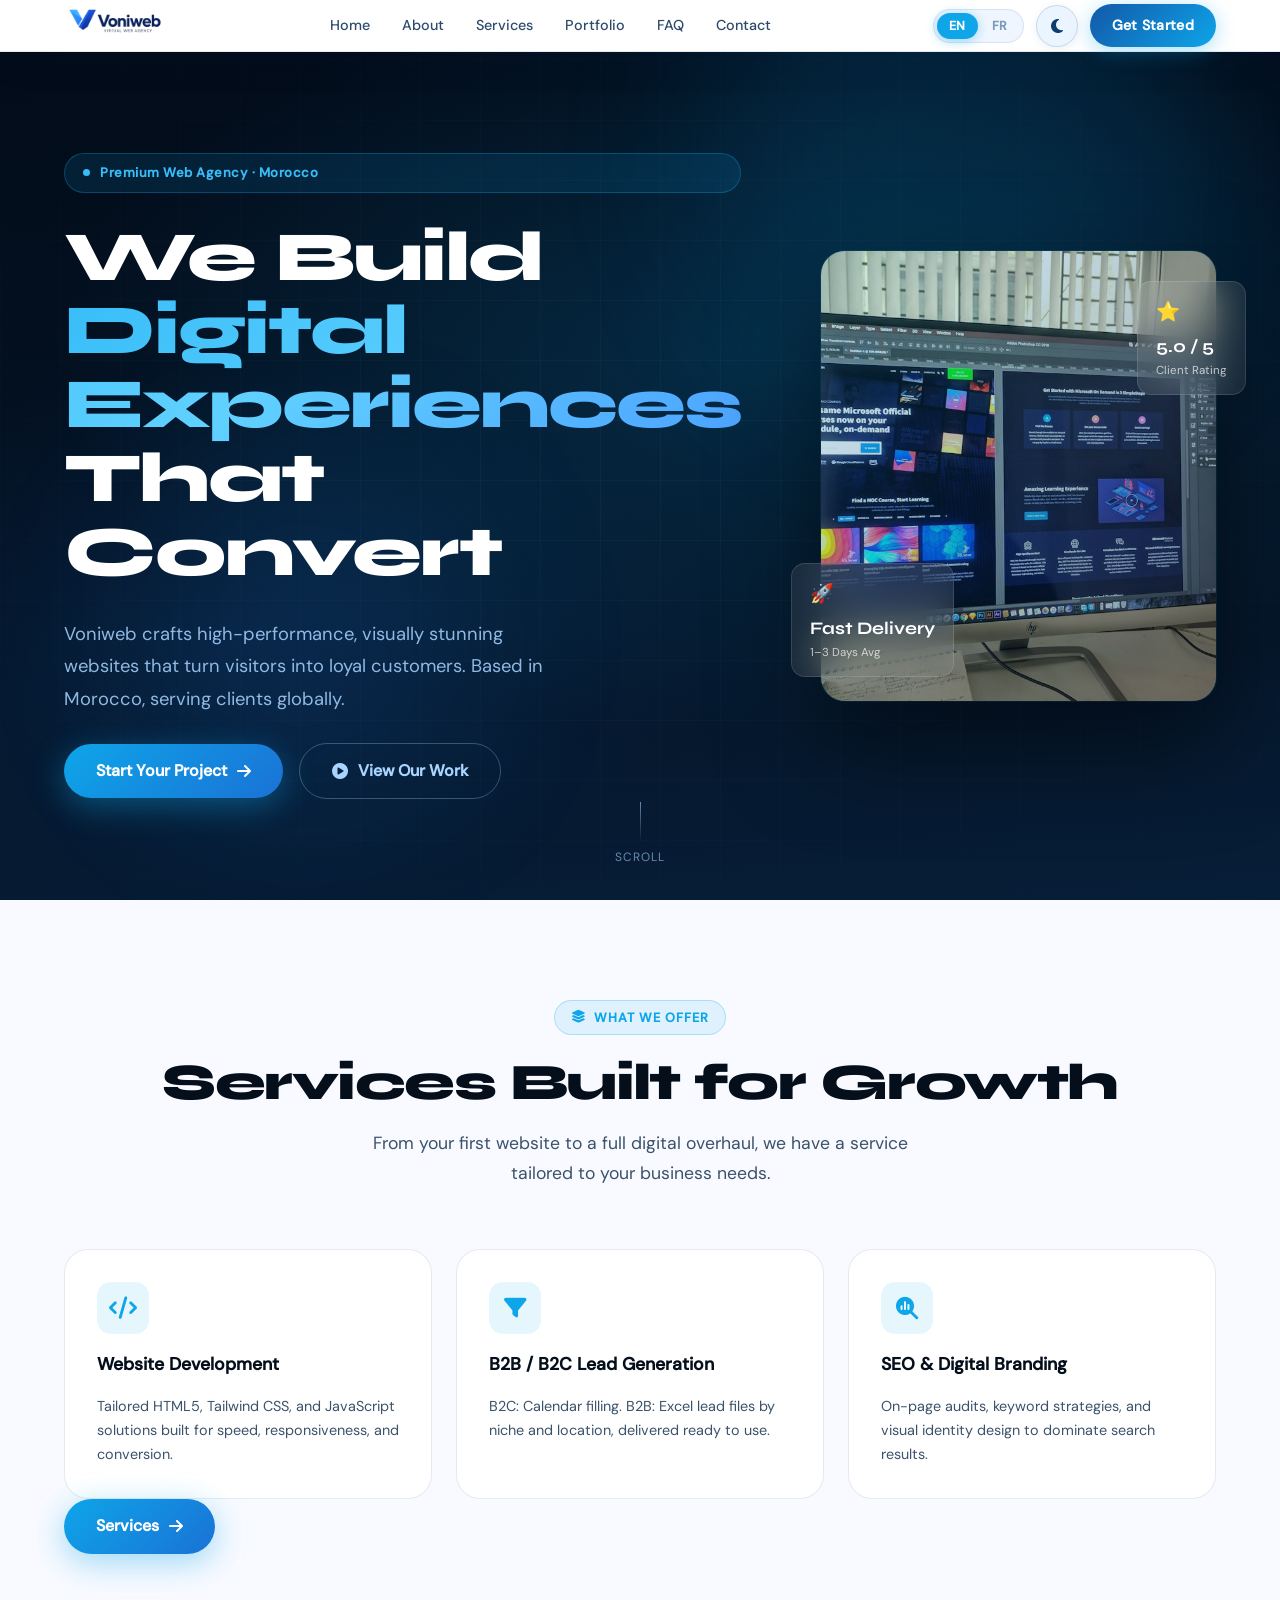
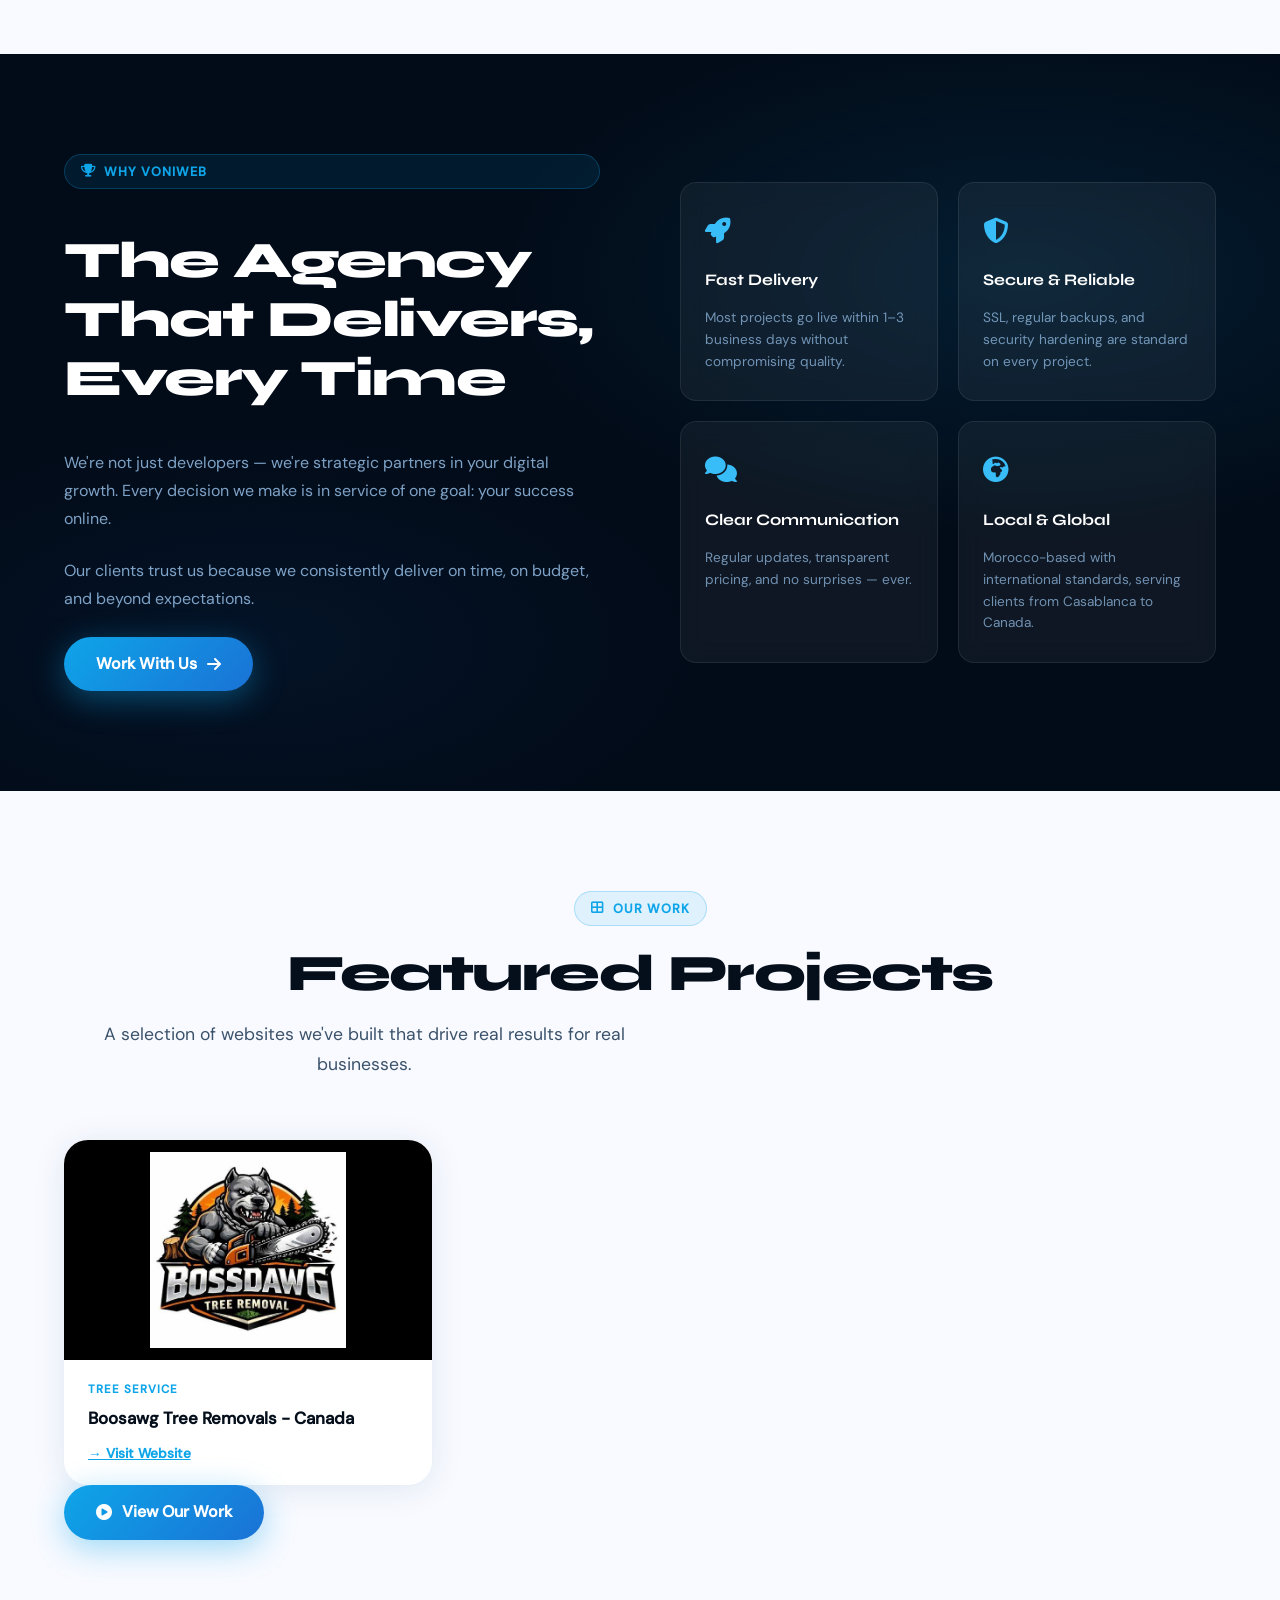
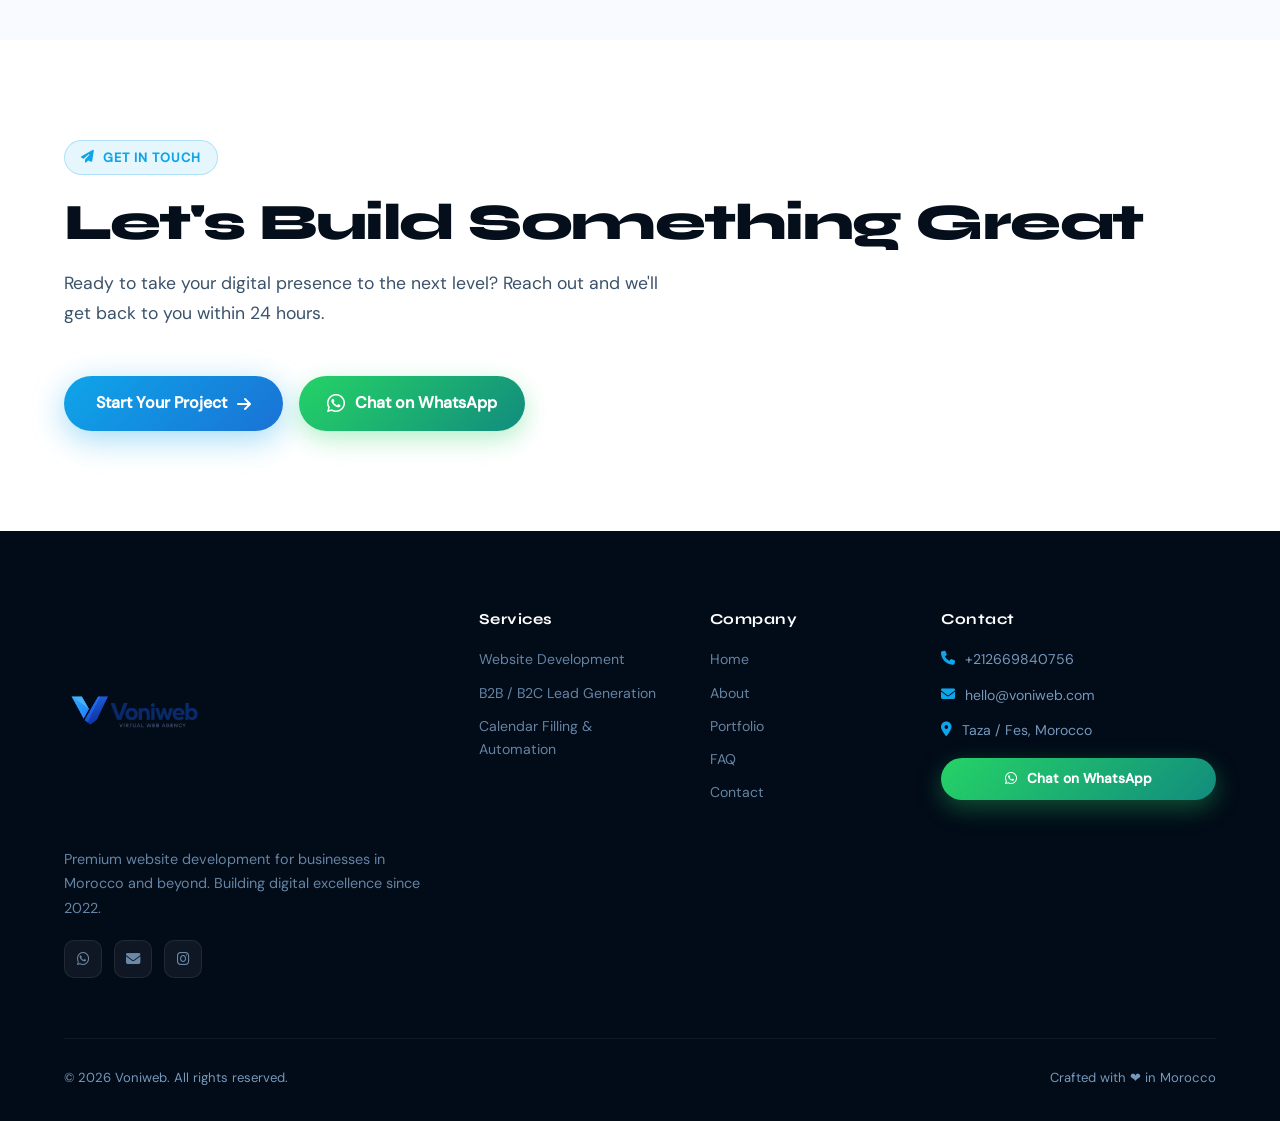
<file: index.html>
<!DOCTYPE html>
<html lang="en" data-theme="light" data-lang="en">
<head>
<meta charset="UTF-8">
<script>
(function () {
  function followLegacySection() {
    var pages = {services: 'services', portfolio: 'portfolio', about: 'about', contact: 'contact', faq: 'faq'};
    var page = pages[location.hash.slice(1)];
    if (!page) return;
    var destination = new URL(page + '/', location.href);
    destination.search = location.search;
    location.replace(destination.href);
  }
  followLegacySection();
  window.addEventListener('hashchange', followLegacySection);
})();
</script>
<meta name="viewport" content="width=device-width, initial-scale=1.0">
<title>Voniweb Agency | Web Design &amp; SEO in Morocco</title>
<meta name="description" content="Morocco-based Voniweb Agency: custom websites, SEO, B2B/B2C lead generation, booking automation and digital branding for local and international businesses.">
<meta name="author" content="Voniweb Agency">
<meta name="robots" content="index, follow, max-snippet:-1, max-image-preview:large, max-video-preview:-1">
<link rel="canonical" href="https://voniweb.com/">
<link rel="icon" type="image/png" href="favicon.png">
<link rel="apple-touch-icon" href="favicon.png">
<meta name="theme-color" content="#020B18">
<meta name="application-name" content="Voniweb Agency">
<meta name="format-detection" content="telephone=no">
<meta name="referrer" content="strict-origin-when-cross-origin">
<meta property="og:type" content="website">
<meta property="og:url" content="https://voniweb.com/">
<meta property="og:title" content="Voniweb Agency | Web Design &amp; SEO in Morocco">
<meta property="og:description" content="Morocco-based Voniweb Agency: custom websites, SEO, B2B/B2C lead generation, booking automation and digital branding for local and international businesses.">
<meta property="og:image" content="https://voniweb.com/favicon.png">
<meta property="og:image:width" content="512">
<meta property="og:image:height" content="512">
<meta property="og:image:alt" content="Voniweb Agency – Web Design, Lead Generation and SEO">
<meta property="og:locale" content="en_US">
<meta property="og:site_name" content="Voniweb Agency">
<meta name="twitter:card" content="summary">
<meta name="twitter:title" content="Voniweb Agency | Web Design &amp; SEO in Morocco">
<meta name="twitter:description" content="Morocco-based Voniweb Agency: custom websites, SEO, B2B/B2C lead generation, booking automation and digital branding for local and international businesses.">
<meta name="twitter:image" content="https://voniweb.com/favicon.png">
<meta name="twitter:image:alt" content="Voniweb Agency – Web Design, Lead Generation and SEO">
<meta name="geo.region" content="MA">
<meta name="geo.placename" content="Taza, Fès-Meknès, Morocco">
<script type="application/ld+json">
{
  "@context": "https://schema.org",
  "@graph": [
    {
      "@type": "Organization",
      "@id": "https://voniweb.com/#org",
      "name": "Voniweb Agency",
      "url": "https://voniweb.com/",
      "logo": {
        "@type": "ImageObject",
        "@id": "https://voniweb.com/#logo",
        "url": "https://voniweb.com/assets/images/voniweb-logo.webp",
        "width": 1024,
        "height": 1536
      },
      "image": "https://voniweb.com/assets/images/voniweb-logo.webp",
      "email": "hello@voniweb.com",
      "telephone": "+212669840756",
      "address": {
        "@type": "PostalAddress",
        "addressLocality": "Taza",
        "addressRegion": "Fès-Meknès",
        "addressCountry": "MA"
      },
      "sameAs": [
        "https://www.instagram.com/voniweb"
      ],
      "description": "Morocco-based agency providing website development, B2B and B2C lead generation, calendar filling and automation, SEO and digital branding for clients worldwide.",
      "areaServed": "Worldwide",
      "knowsLanguage": [
        "en",
        "fr"
      ]
    },
    {
      "@type": "WebSite",
      "@id": "https://voniweb.com/#site",
      "url": "https://voniweb.com/",
      "name": "Voniweb Agency",
      "publisher": {
        "@id": "https://voniweb.com/#org"
      },
      "inLanguage": [
        "en",
        "fr"
      ]
    },
    {
      "@type": "WebPage",
      "@id": "https://voniweb.com/#webpage",
      "url": "https://voniweb.com/",
      "name": "Voniweb Agency | Web Design & SEO in Morocco",
      "isPartOf": {
        "@id": "https://voniweb.com/#site"
      },
      "about": {
        "@id": "https://voniweb.com/#org"
      },
      "inLanguage": "en",
      "description": "Morocco-based Voniweb Agency: custom websites, SEO, B2B/B2C lead generation, booking automation and digital branding for local and international businesses."
    }
  ]
}
</script>
<link rel="preload" href="assets/fonts/google-font-1.woff2" as="font" type="font/woff2" crossorigin>
<link rel="preload" href="assets/fonts/google-font-2.woff2" as="font" type="font/woff2" crossorigin>
<link rel="stylesheet" href="assets/css/google-fonts.css">
<link rel="stylesheet" href="assets/css/font-awesome.css">
<link rel="stylesheet" href="assets/css/site.css">
<noscript><style>#loader{display:none}.reveal,.reveal-left,.reveal-right{opacity:1;transform:none;transition:none}</style></noscript>
</head>
<body data-current-page="home">

<!-- ─── LOADER ─────────────────────────────────────────── -->
<div id="loader">
  <div class="loader-logo"><img src="assets/images/voniweb-logo.webp" alt="Voniweb" style="height:330px;width:auto;mix-blend-mode:screen;" width="1024" height="1536" decoding="async" fetchpriority="high"></div>
  <div class="loader-bar"><div class="loader-fill"></div></div>
</div>

<!-- ─── NAVBAR ─────────────────────────────────────────── -->
<nav id="navbar" aria-label="Primary navigation">
  <div class="nav-inner">
    <a href="./" class="nav-logo"><img src="assets/images/voniweb-logo.webp" alt="Voniweb" class="nav-logo-img" style="height:156px;width:auto;display:block;" width="1024" height="1536" decoding="async" fetchpriority="high"></a>
    <ul class="nav-links">
      <li><a href="./" data-i18n="nav_home">Home</a></li>
      <li><a href="about/" data-i18n="nav_about">About</a></li>
      <li><a href="services/" data-i18n="nav_services">Services</a></li>
      <li><a href="portfolio/" data-i18n="nav_portfolio">Portfolio</a></li>
      <li><a href="faq/" data-i18n="nav_faq">FAQ</a></li>
      <li><a href="contact/" data-i18n="nav_contact">Contact</a></li>
    </ul>
    <div class="nav-actions">
      <div class="lang-switcher">
        <button type="button" class="lang-btn active" data-lang="en">EN</button>
        <button type="button" class="lang-btn" data-lang="fr">FR</button>
      </div>
      <button type="button" class="theme-toggle" id="themeToggle" aria-label="Toggle dark mode">
        <i class="fas fa-moon"></i>
      </button>
      <a href="contact/" class="btn-cta desktop" data-i18n="nav_cta">Get Started</a>
      <div class="hamburger" id="hamburger" role="button" tabindex="0" aria-label="Menu" aria-controls="mobileNav" aria-expanded="false">
        <span></span><span></span><span></span>
      </div>
    </div>
  </div>
</nav>

<!-- Mobile Nav -->
<div class="mobile-nav" id="mobileNav" role="navigation" aria-label="Mobile navigation">
  <a href="about/" data-i18n="nav_about">About</a>
  <a href="services/" data-i18n="nav_services">Services</a>
  <a href="portfolio/" data-i18n="nav_portfolio">Portfolio</a>
  <a href="faq/" data-i18n="nav_faq">FAQ</a>
  <a href="contact/" data-i18n="nav_contact">Contact</a>
  <a href="contact/" style="margin-top:8px; display:inline-block; padding:10px 22px; border-radius:999px; background:linear-gradient(135deg,var(--blue-400),var(--accent)); color:#fff; font-weight:700; text-align:center; box-shadow:0 4px 20px rgba(14,165,233,0.35);" data-i18n="nav_cta_mobile">Get Free Quote</a>
</div>

<!-- ─── HERO ───────────────────────────────────────────── -->
<main id="home">
<section id="hero" data-page="home">
  <div class="hero-bg"></div>
  <div class="hero-grid"></div>
  <div class="hero-orb orb1"></div>
  <div class="hero-orb orb2"></div>
  <div class="hero-content">
    <div class="hero-left">
      <div class="hero-badge">
        <span class="hero-badge-dot"></span>
        <span data-i18n="hero_badge">Premium Web Agency · Morocco</span>
      </div>
      <h1 class="hero-h1">
        <span data-i18n="hero_h1a">We Build</span><br>
        <span class="grad" data-i18n="hero_h1b">Digital Experiences</span><br>
        <span data-i18n="hero_h1c">That Convert</span>
      </h1>
      <p class="hero-desc" data-i18n="hero_desc">
        Voniweb crafts high-performance, visually stunning websites that turn visitors into loyal customers. Based in Morocco, serving clients globally.
      </p>
      <div class="hero-actions">
        <a href="contact/" class="btn-primary">
          <span data-i18n="hero_cta1">Start Your Project</span>
          <i class="fas fa-arrow-right"></i>
        </a>
        <a href="portfolio/" class="btn-outline">
          <i class="fas fa-play-circle"></i>
          <span data-i18n="hero_cta2">View Our Work</span>
        </a>
      </div>
    </div>
    <div class="hero-right">
      <div class="hero-img-wrap">
        <img src="assets/images/voniweb-website-design.jpg" alt="Premium Website Design" loading="eager" fetchpriority="high" width="900" height="710" decoding="async">
        <div class="hero-img-overlay"></div>
      </div>
      <div class="hero-float-card fc1">
        <div class="fc-icon">🚀</div>
        <div class="fc-val" data-i18n="fc1_val">Fast Delivery</div>
        <div class="fc-label" data-i18n="fc1_lbl">1–3 Days Avg</div>
      </div>
      <div class="hero-float-card fc2">
        <div class="fc-icon">⭐</div>
        <div class="fc-val">5.0 / 5</div>
        <div class="fc-label" data-i18n="fc2_lbl">Client Rating</div>
      </div>
    </div>
  </div>
  <div class="hero-scroll">
    <div class="hero-scroll-line"></div>
    <span data-i18n="scroll">Scroll</span>
  </div>
</section>

<section id="services" data-page="services">
  <div class="container">
    <div class="services-header reveal">
      <div class="section-tag"><i class="fas fa-layer-group"></i> <span data-i18n="serv_tag">What We Offer</span></div>
      <h2 class="section-title" data-i18n="serv_title">Services Built for <span class="text-accent">Growth</span></h2>
      <p class="section-sub" data-i18n="serv_sub">From your first website to a full digital overhaul, we have a service tailored to your business needs.</p>
    </div>
    <div class="services-grid" style="grid-template-columns: repeat(auto-fit, minmax(300px, 1fr));">
      <div class="service-card reveal delay-1">
        <div class="sc-icon"><i class="fas fa-code"></i></div>
        <h3 class="sc-title" data-i18n="s1_title">Website Development</h3>
        <div class="sc-desc" data-i18n="s1_desc">Tailored, semantic HTML5, Tailwind CSS, and JavaScript solutions built for speed, responsiveness, and conversion — with design crafted to attract and retain more visitors.</div>
      </div>
      <div class="service-card reveal delay-2">
        <div class="sc-icon"><i class="fas fa-filter"></i></div>
        <h3 class="sc-title" data-i18n="s2_title">B2B / B2C Lead Generation</h3>
        <div class="sc-desc" data-i18n="s2_desc"><strong style="color:var(--accent);font-weight:600;">B2C:</strong> Calendar filling with qualified appointments. <strong style="color:var(--accent);font-weight:600;">B2B:</strong> Targeted Excel lead files by niche, location, and desired contact fields — delivered ready to use.</div>
      </div>

      <div class="service-card reveal delay-1">
        <div class="sc-icon"><i class="fas fa-magnifying-glass-chart"></i></div>
        <h3 class="sc-title" data-i18n="s4_title">SEO &amp; Digital Branding</h3>
        <div class="sc-desc" data-i18n="s4_desc">Comprehensive on-page SEO audits, keyword strategies, and visual identity design to dominate local and regional search results — and make your brand impossible to ignore.</div>
      </div>
    </div>
    <div class="hero-actions reveal"><a href="services/" class="btn-primary"><span data-i18n="nav_services">Services</span><i class="fas fa-arrow-right"></i></a></div>

  </div>
</section>

<section id="why" data-page="about">
  <div class="why-bg"></div>
  <div class="container">
    <div class="why-grid">
      <div class="why-left reveal-left">
        <div class="section-tag"><i class="fas fa-trophy"></i> <span data-i18n="why_tag">Why Voniweb</span></div>
        <h2 class="section-title" data-i18n="why_title">The Agency That Delivers, Every Time</h2>
        <p data-i18n="why_p1">We're not just developers — we're strategic partners in your digital growth. Every decision we make is in service of one goal: your success online.</p>
        <p data-i18n="why_p2">Our clients trust us because we consistently deliver on time, on budget, and beyond expectations.</p>
        <a href="contact/" class="btn-primary" style="width:fit-content;">
          <span data-i18n="why_cta">Work With Us</span>
          <i class="fas fa-arrow-right"></i>
        </a>
      </div>
      <div class="why-right reveal-right">
        <div class="why-card delay-1">
          <div class="wc-icon"><i class="fas fa-rocket"></i></div>
          <h3 class="wc-title" data-i18n="wc1_title">Fast Delivery</h3>
          <div class="wc-desc" data-i18n="wc1_desc">Most projects go live within 1–3 business days without compromising quality.</div>
        </div>
        <div class="why-card delay-2">
          <div class="wc-icon"><i class="fas fa-shield-alt"></i></div>
          <h3 class="wc-title" data-i18n="wc2_title">Secure &amp; Reliable</h3>
          <div class="wc-desc" data-i18n="wc2_desc">SSL, regular backups, and security hardening are standard on every project.</div>
        </div>

        <div class="why-card delay-4">
          <div class="wc-icon"><i class="fas fa-comments"></i></div>
          <h3 class="wc-title" data-i18n="wc4_title">Clear Communication</h3>
          <div class="wc-desc" data-i18n="wc4_desc">Regular updates, transparent pricing, and no surprises — ever.</div>
        </div>

        <div class="why-card delay-6">
          <div class="wc-icon"><i class="fas fa-globe-africa"></i></div>
          <h3 class="wc-title" data-i18n="wc6_title">Local &amp; Global</h3>
          <div class="wc-desc" data-i18n="wc6_desc">Morocco-based with international standards, serving clients from Casablanca to Canada.</div>
        </div>
      </div>
    </div>
  </div>
</section>

<section id="portfolio" data-page="portfolio">
  <div class="container">
    <div class="portfolio-header reveal">
      <div class="section-tag"><i class="fas fa-th-large"></i> <span data-i18n="port_tag">Our Work</span></div>
      <h2 class="section-title" data-i18n="port_title">Projects <span class="text-accent">Done</span></h2>
      <p class="section-sub" data-i18n="port_sub">A selection of websites we've built that drive real results for real businesses.</p>
    </div>
    <div class="portfolio-grid" id="portfolioGrid">
      <div class="portfolio-card reveal delay-1" data-cat="business">
        <div class="pc-img">
          <img src="assets/images/bossdawg.jpg" alt="Bossdawg Tree Removals website designed by Voniweb Agency" loading="lazy" decoding="async" style="object-fit: contain; padding: 12px; background: #000;" width="447" height="447">

        </div>
        <div class="pc-info">
          <div class="pc-tag">Tree Service</div>
          <h3 class="pc-title">Boosawg Tree Removals - Canada</h3>
          <a href="https://bossdawgtreeremoval.com" target="_blank" rel="noopener" style="display: block; margin-top: 10px; color: var(--accent); font-weight: 600; font-size: 0.85rem; text-decoration: underline;">→ Visit Website</a>
        </div>
      </div>
    </div>
    <div class="hero-actions reveal"><a href="portfolio/" class="btn-primary">
          <i class="fas fa-play-circle"></i>
          <span data-i18n="hero_cta2">View Our Work</span>
        </a></div>

  </div>
</section>

<section id="contact" data-page="contact">
  <div class="container">
<div class="section-tag reveal"><i class="fas fa-paper-plane"></i> <span data-i18n="cont_tag">Get In Touch</span></div>
<h2 class="section-title reveal" data-i18n="cont_title">Let's Build Something <span class="text-accent">Great</span></h2>
<p class="section-sub reveal" style="margin-bottom:48px" data-i18n="cont_sub">Ready to take your digital presence to the next level? Reach out and we'll get back to you within 24 hours.</p>
    <div class="hero-actions reveal-left"><a href="contact/" class="btn-primary">
          <span data-i18n="hero_cta1">Start Your Project</span>
          <i class="fas fa-arrow-right"></i>
        </a>
<a href="https://wa.me/212669840756" target="_blank" rel="noopener" class="whatsapp-btn">
          <i class="fab fa-whatsapp" style="font-size:1.3rem"></i>
          <span data-i18n="whatsapp_btn">Chat on WhatsApp</span>
        </a></div>
  </div>
</section>
</main>

<!-- ─── FOOTER ─────────────────────────────────────────── -->
<footer id="footer">
  <div class="footer-grid">
    <div class="footer-brand">
      <div class="footer-logo"><img src="assets/images/voniweb-logo.webp" alt="Voniweb – Virtual Web Agency" class="footer-logo-img" width="1024" height="1536" decoding="async" loading="lazy"></div>
      <p class="footer-desc" data-i18n="footer_desc">Premium website development for businesses in Morocco and beyond. Building digital excellence since 2022.</p>
      <div class="footer-socials">
        <a href="https://wa.me/212669840756" class="social-link" target="_blank" rel="noopener" aria-label="WhatsApp"><i class="fab fa-whatsapp"></i></a>
        <a href="mailto:hello@voniweb.com" class="social-link" aria-label="Email"><i class="fas fa-envelope"></i></a>
        <a href="https://www.instagram.com/voniweb" class="social-link" target="_blank" rel="noopener" aria-label="Instagram"><i class="fab fa-instagram"></i></a>
      </div>
    </div>
    <div class="footer-col">
      <h2 data-i18n="footer_services">Services</h2>
      <div class="footer-links">
        <a href="services/" data-i18n="s1_title">Business Websites</a>
        <a href="services/" data-i18n="s2_title">Landing Pages</a>
        <a href="services/" data-i18n="s3_title">Calendar Automation</a>
      </div>
    </div>
    <div class="footer-col">
      <h2 data-i18n="footer_company">Company</h2>
      <div class="footer-links">
        <a href="./" data-i18n="nav_home">Home</a>
        <a href="about/" data-i18n="nav_about"><span id="about" aria-hidden="true" style="all:unset"></span>About</a>
        <a href="portfolio/" data-i18n="nav_portfolio">Portfolio</a>
        <a href="faq/" data-i18n="nav_faq"><span id="faq" aria-hidden="true" style="all:unset"></span>FAQ</a>
        <a href="contact/" data-i18n="nav_contact">Contact</a>
      </div>
    </div>
    <div class="footer-col">
      <h2 data-i18n="footer_contact">Contact</h2>
      <div class="footer-contact-item"><i class="fas fa-phone"></i><a href="tel:+212669840756">+212669840756</a></div>
      <div class="footer-contact-item"><i class="fas fa-envelope"></i><a href="mailto:hello@voniweb.com">hello@voniweb.com</a></div>
      <div class="footer-contact-item"><i class="fas fa-map-marker-alt"></i><span>Taza / Fes, Morocco</span></div>
      <div style="margin-top:16px">
        <a href="https://wa.me/212669840756" target="_blank" rel="noopener" class="whatsapp-btn" style="padding:10px 18px; font-size:0.85rem;">
          <i class="fab fa-whatsapp"></i> <span data-i18n="whatsapp_btn">Chat on WhatsApp</span>
        </a>
      </div>
    </div>
  </div>
  <div class="footer-bottom" style="max-width:1300px; margin:0 auto;">
    <span>© 2026 Voniweb. <span data-i18n="footer_rights">All rights reserved.</span></span>
    <span data-i18n="footer_made">Crafted with ❤ in Morocco</span>
  </div>
</footer>

<!-- Back to Top -->
<button type="button" id="back-top" aria-label="Back to top" onclick="window.scrollTo({top:0,behavior:'smooth'})">
  <i class="fas fa-chevron-up"></i>
</button>

<!-- ─── JAVASCRIPT ─────────────────────────────────────── -->
<script src="assets/js/home.js" defer></script>



</body>
</html>
</file>
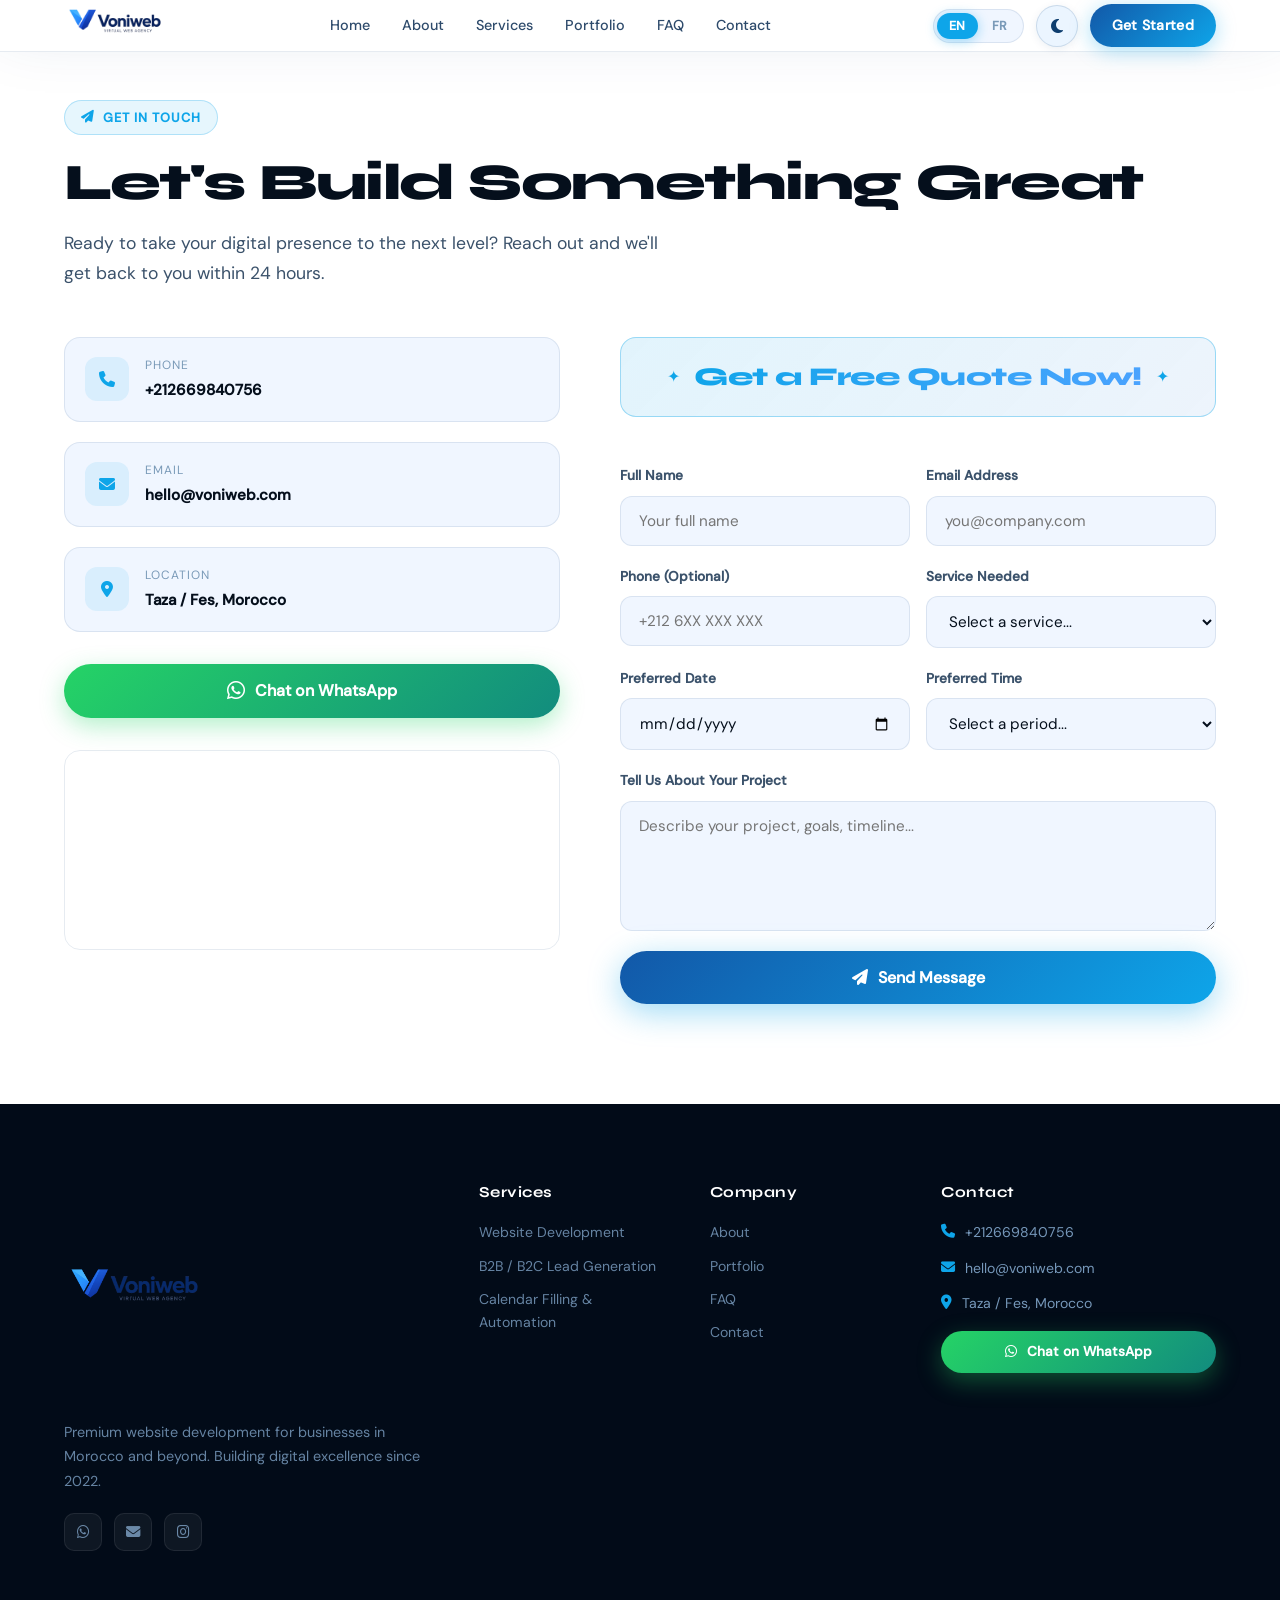
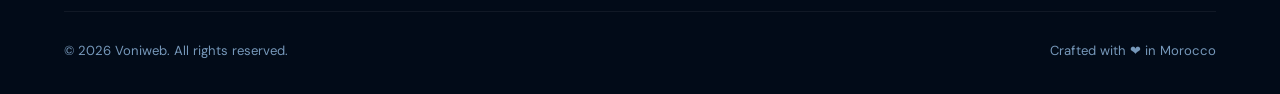
<file: contact/index.html>
<!DOCTYPE html>
<html lang="en" data-theme="light" data-lang="en">
<head>
<meta charset="UTF-8">
<meta name="viewport" content="width=device-width, initial-scale=1.0">
<title>Contact Voniweb Agency | Website Quotes &amp; Booking</title>
<meta name="description" content="Contact Voniweb Agency in Morocco for website development, SEO and lead generation. Request a quote, choose a meeting time or chat on WhatsApp.">
<meta name="author" content="Voniweb Agency">
<meta name="robots" content="index, follow, max-snippet:-1, max-image-preview:large, max-video-preview:-1">
<link rel="canonical" href="https://voniweb.com/contact/">
<link rel="icon" type="image/png" href="../favicon.png">
<link rel="apple-touch-icon" href="../favicon.png">
<meta name="theme-color" content="#020B18">
<meta name="application-name" content="Voniweb Agency">
<meta name="format-detection" content="telephone=no">
<meta name="referrer" content="strict-origin-when-cross-origin">
<meta property="og:type" content="website">
<meta property="og:url" content="https://voniweb.com/contact/">
<meta property="og:title" content="Contact Voniweb Agency | Website Quotes &amp; Booking">
<meta property="og:description" content="Contact Voniweb Agency in Morocco for website development, SEO and lead generation. Request a quote, choose a meeting time or chat on WhatsApp.">
<meta property="og:image" content="https://voniweb.com/favicon.png">
<meta property="og:image:width" content="512">
<meta property="og:image:height" content="512">
<meta property="og:image:alt" content="Voniweb Agency – Web Design, Lead Generation and SEO">
<meta property="og:locale" content="en_US">
<meta property="og:site_name" content="Voniweb Agency">
<meta name="twitter:card" content="summary">
<meta name="twitter:title" content="Contact Voniweb Agency | Website Quotes &amp; Booking">
<meta name="twitter:description" content="Contact Voniweb Agency in Morocco for website development, SEO and lead generation. Request a quote, choose a meeting time or chat on WhatsApp.">
<meta name="twitter:image" content="https://voniweb.com/favicon.png">
<meta name="twitter:image:alt" content="Voniweb Agency – Web Design, Lead Generation and SEO">
<meta name="geo.region" content="MA">
<meta name="geo.placename" content="Taza, Fès-Meknès, Morocco">
<script type="application/ld+json">
{
  "@context": "https://schema.org",
  "@graph": [
    {
      "@type": "Organization",
      "@id": "https://voniweb.com/#org",
      "name": "Voniweb Agency",
      "url": "https://voniweb.com/",
      "logo": {
        "@type": "ImageObject",
        "@id": "https://voniweb.com/#logo",
        "url": "https://voniweb.com/assets/images/voniweb-logo.webp",
        "width": 1024,
        "height": 1536
      },
      "image": "https://voniweb.com/assets/images/voniweb-logo.webp",
      "email": "hello@voniweb.com",
      "telephone": "+212669840756",
      "address": {
        "@type": "PostalAddress",
        "addressLocality": "Taza",
        "addressRegion": "Fès-Meknès",
        "addressCountry": "MA"
      },
      "sameAs": [
        "https://www.instagram.com/voniweb"
      ],
      "description": "Morocco-based agency providing website development, B2B and B2C lead generation, calendar filling and automation, SEO and digital branding for clients worldwide.",
      "areaServed": "Worldwide",
      "knowsLanguage": [
        "en",
        "fr"
      ]
    },
    {
      "@type": "WebSite",
      "@id": "https://voniweb.com/#site",
      "url": "https://voniweb.com/",
      "name": "Voniweb Agency",
      "publisher": {
        "@id": "https://voniweb.com/#org"
      },
      "inLanguage": [
        "en",
        "fr"
      ]
    },
    {
      "@type": "ContactPage",
      "@id": "https://voniweb.com/contact/#webpage",
      "url": "https://voniweb.com/contact/",
      "name": "Contact Voniweb Agency | Website Quotes & Booking",
      "isPartOf": {
        "@id": "https://voniweb.com/#site"
      },
      "about": {
        "@id": "https://voniweb.com/#org"
      },
      "inLanguage": "en",
      "description": "Contact Voniweb Agency in Morocco for website development, SEO and lead generation. Request a quote, choose a meeting time or chat on WhatsApp.",
      "breadcrumb": {
        "@id": "https://voniweb.com/contact/#breadcrumb"
      }
    },
    {
      "@type": "BreadcrumbList",
      "@id": "https://voniweb.com/contact/#breadcrumb",
      "itemListElement": [
        {
          "@type": "ListItem",
          "position": 1,
          "name": "Home",
          "item": "https://voniweb.com/"
        },
        {
          "@type": "ListItem",
          "position": 2,
          "name": "Contact",
          "item": "https://voniweb.com/contact/"
        }
      ]
    }
  ]
}
</script>
<link rel="preload" href="../assets/fonts/google-font-1.woff2" as="font" type="font/woff2" crossorigin>
<link rel="preload" href="../assets/fonts/google-font-2.woff2" as="font" type="font/woff2" crossorigin>
<link rel="stylesheet" href="../assets/css/google-fonts.css">
<link rel="stylesheet" href="../assets/css/font-awesome.css">
<link rel="preconnect" href="https://images.unsplash.com">
<link rel="stylesheet" href="../assets/css/site.css">
<noscript><style>#loader{display:none}.reveal{opacity:1;transform:none}</style></noscript>
</head>
<body data-current-page="contact">

<!-- ─── LOADER ─────────────────────────────────────────── -->


<!-- ─── NAVBAR ─────────────────────────────────────────── -->
<nav id="navbar" aria-label="Primary navigation">
  <div class="nav-inner">
    <a href=".././" class="nav-logo"><img src="../assets/images/voniweb-logo.webp" alt="Voniweb" class="nav-logo-img" style="height:156px;width:auto;display:block;" width="1024" height="1536" decoding="async" fetchpriority="high"></a>
    <ul class="nav-links">
      <li><a href=".././" data-i18n="nav_home">Home</a></li>
      <li><a href="../about/" data-i18n="nav_about">About</a></li>
      <li><a href="../services/" data-i18n="nav_services">Services</a></li>
      <li><a href="../portfolio/" data-i18n="nav_portfolio">Portfolio</a></li>
      <li><a href="../faq/" data-i18n="nav_faq">FAQ</a></li>
      <li><a href="../contact/" data-i18n="nav_contact">Contact</a></li>
    </ul>
    <div class="nav-actions">
      <div class="lang-switcher">
        <button type="button" class="lang-btn active" data-lang="en">EN</button>
        <button type="button" class="lang-btn" data-lang="fr">FR</button>
      </div>
      <button type="button" class="theme-toggle" id="themeToggle" aria-label="Toggle dark mode">
        <i class="fas fa-moon"></i>
      </button>
      <a href="../contact/" class="btn-cta desktop" data-i18n="nav_cta">Get Started</a>
      <div class="hamburger" id="hamburger" role="button" tabindex="0" aria-label="Menu" aria-controls="mobileNav" aria-expanded="false">
        <span></span><span></span><span></span>
      </div>
    </div>
  </div>
</nav>

<!-- Mobile Nav -->
<div class="mobile-nav" id="mobileNav" role="navigation" aria-label="Mobile navigation">
  <a href="../about/" data-i18n="nav_about">About</a>
  <a href="../services/" data-i18n="nav_services">Services</a>
  <a href="../portfolio/" data-i18n="nav_portfolio">Portfolio</a>
  <a href="../faq/" data-i18n="nav_faq">FAQ</a>
  <a href="../contact/" data-i18n="nav_contact">Contact</a>
  <a href="../contact/" style="margin-top:8px; display:inline-block; padding:10px 22px; border-radius:999px; background:linear-gradient(135deg,var(--blue-400),var(--accent)); color:#fff; font-weight:700; text-align:center; box-shadow:0 4px 20px rgba(14,165,233,0.35);" data-i18n="nav_cta_mobile">Get Free Quote</a>
</div>

<!-- ─── HERO ───────────────────────────────────────────── -->
<main id="home">
<section id="contact" data-page="contact">
  <div class="container">
    <div class="section-tag reveal"><i class="fas fa-paper-plane"></i> <span data-i18n="cont_tag">Get In Touch</span></div>
    <h1 class="section-title reveal" data-i18n="cont_title">Let's Build Something <span class="text-accent">Great</span></h1>
    <p class="section-sub reveal" style="margin-bottom:48px" data-i18n="cont_sub">Ready to take your digital presence to the next level? Reach out and we'll get back to you within 24 hours.</p>
    <div class="contact-grid">
      <div class="contact-left reveal-left">
        <div class="contact-info">
          <a href="tel:+212669840756" class="contact-item">
            <div class="ci-icon"><i class="fas fa-phone"></i></div>
            <div class="ci-text">
              <div class="ci-label" data-i18n="ci_phone">Phone</div>
              <div class="ci-val">+212669840756</div>
            </div>
          </a>
          <a href="mailto:hello@voniweb.com" class="contact-item">
            <div class="ci-icon"><i class="fas fa-envelope"></i></div>
            <div class="ci-text">
              <div class="ci-label" data-i18n="ci_email">Email</div>
              <div class="ci-val">hello@voniweb.com</div>
            </div>
          </a>
          <div class="contact-item">
            <div class="ci-icon"><i class="fas fa-map-marker-alt"></i></div>
            <div class="ci-text">
              <div class="ci-label" data-i18n="ci_location">Location</div>
              <div class="ci-val">Taza / Fes, Morocco</div>
            </div>
          </div>
        </div>
        <a href="https://wa.me/212669840756" target="_blank" rel="noopener" class="whatsapp-btn">
          <i class="fab fa-whatsapp" style="font-size:1.3rem"></i>
          <span data-i18n="whatsapp_btn">Chat on WhatsApp</span>
        </a>
        <div class="map-embed">
          <iframe
            src="https://maps.google.com/maps?q=Taza,Morocco&amp;output=embed&amp;z=12"
            allowfullscreen loading="lazy" referrerpolicy="no-referrer-when-downgrade"
            title="Voniweb Location – Taza, Morocco">
          </iframe>
        </div>
      </div>
      <div class="contact-form reveal-right">
        <div class="free-quote-banner">
          <span class="fq-icon">✦</span>
          <span class="fq-text">Get a Free Quote Now!</span>
          <span class="fq-icon">✦</span>
        </div>
        <div class="form-row">
          <div class="form-group">
            <label for="fname" data-i18n="form_name">Full Name</label>
            <input type="text" id="fname" autocomplete="name" placeholder="Your full name">
          </div>
          <div class="form-group">
            <label for="femail" data-i18n="form_email">Email Address</label>
            <input type="email" id="femail" autocomplete="email" placeholder="you@company.com">
          </div>
        </div>
        <div class="form-row">
          <div class="form-group">
            <label for="fphone" data-i18n="form_phone">Phone (Optional)</label>
            <input type="tel" id="fphone" autocomplete="tel" placeholder="+212 6XX XXX XXX">
          </div>
          <div class="form-group">
            <label for="fservice" data-i18n="form_service">Service Needed</label>
            <select id="fservice">
              <option value="" data-i18n="form_select">Select a service...</option>
              <option value="business" data-i18n="s1_title">Business Website</option>
              <option value="landing" data-i18n="s2_title">Landing Page</option>
              <option value="restaurant" data-i18n="s3_title">Restaurant Website</option>
              <option value="portfolio" data-i18n="s4_title">Portfolio Website</option>
              <option value="booking" data-i18n="s5_title">Booking System</option>
              <option value="redesign" data-i18n="s6_title">Modern Redesign</option>
            </select>
          </div>
        </div>
        <div class="form-row">
          <div class="form-group">
            <label for="fdate">Preferred Date</label>
            <input type="date" id="fdate">
          </div>
          <div class="form-group">
            <label for="fperiod">Preferred Time</label>
            <select id="fperiod">
              <option value="">Select a period...</option>
              <option value="Morning">Morning</option>
              <option value="Afternoon">Afternoon</option>
              <option value="Evening">Evening</option>
            </select>
          </div>
        </div>
        <div class="form-group">
          <label for="fmsg" data-i18n="form_msg">Tell Us About Your Project</label>
          <textarea id="fmsg" rows="5" placeholder="Describe your project, goals, timeline..."></textarea>
        </div>
        <div class="form-msg" id="formMsg" role="status" aria-live="polite"></div>
        <button type="button" class="form-submit" onclick="submitForm()">
          <i class="fas fa-paper-plane"></i>
          <span data-i18n="form_send">Send Message</span>
        </button>
      </div>
    </div>
  </div>
</section>
</main>

<!-- ─── FOOTER ─────────────────────────────────────────── -->
<footer id="footer">
  <div class="footer-grid">
    <div class="footer-brand">
      <div class="footer-logo"><img src="../assets/images/voniweb-logo.webp" alt="Voniweb – Virtual Web Agency" class="footer-logo-img" width="1024" height="1536" decoding="async" loading="lazy"></div>
      <p class="footer-desc" data-i18n="footer_desc">Premium website development for businesses in Morocco and beyond. Building digital excellence since 2022.</p>
      <div class="footer-socials">
        <a href="https://wa.me/212669840756" class="social-link" target="_blank" rel="noopener" aria-label="WhatsApp"><i class="fab fa-whatsapp"></i></a>
        <a href="mailto:hello@voniweb.com" class="social-link" aria-label="Email"><i class="fas fa-envelope"></i></a>
        <a href="https://www.instagram.com/voniweb" class="social-link" target="_blank" rel="noopener" aria-label="Instagram"><i class="fab fa-instagram"></i></a>
      </div>
    </div>
    <div class="footer-col">
      <h2 data-i18n="footer_services">Services</h2>
      <div class="footer-links">
        <a href="../services/" data-i18n="s1_title">Business Websites</a>
        <a href="../services/" data-i18n="s2_title">Landing Pages</a>
        <a href="../services/" data-i18n="s3_title">Calendar Automation</a>
      </div>
    </div>
    <div class="footer-col">
      <h2 data-i18n="footer_company">Company</h2>
      <div class="footer-links">
        <a href="../about/" data-i18n="nav_about">About</a>
        <a href="../portfolio/" data-i18n="nav_portfolio">Portfolio</a>
        <a href="../faq/" data-i18n="nav_faq">FAQ</a>
        <a href="../contact/" data-i18n="nav_contact">Contact</a>
      </div>
    </div>
    <div class="footer-col">
      <h2 data-i18n="footer_contact">Contact</h2>
      <div class="footer-contact-item"><i class="fas fa-phone"></i><a href="tel:+212669840756">+212669840756</a></div>
      <div class="footer-contact-item"><i class="fas fa-envelope"></i><a href="mailto:hello@voniweb.com">hello@voniweb.com</a></div>
      <div class="footer-contact-item"><i class="fas fa-map-marker-alt"></i><span>Taza / Fes, Morocco</span></div>
      <div style="margin-top:16px">
        <a href="https://wa.me/212669840756" target="_blank" rel="noopener" class="whatsapp-btn" style="padding:10px 18px; font-size:0.85rem;">
          <i class="fab fa-whatsapp"></i> <span data-i18n="whatsapp_btn">Chat on WhatsApp</span>
        </a>
      </div>
    </div>
  </div>
  <div class="footer-bottom" style="max-width:1300px; margin:0 auto;">
    <span>© 2026 Voniweb. <span data-i18n="footer_rights">All rights reserved.</span></span>
    <span data-i18n="footer_made">Crafted with ❤ in Morocco</span>
  </div>
</footer>

<!-- Back to Top -->
<button type="button" id="back-top" aria-label="Back to top" onclick="window.scrollTo({top:0,behavior:'smooth'})">
  <i class="fas fa-chevron-up"></i>
</button>

<!-- ─── JAVASCRIPT ─────────────────────────────────────── -->
<script src="../assets/js/site.js" defer></script>



</body>
</html>
</file>
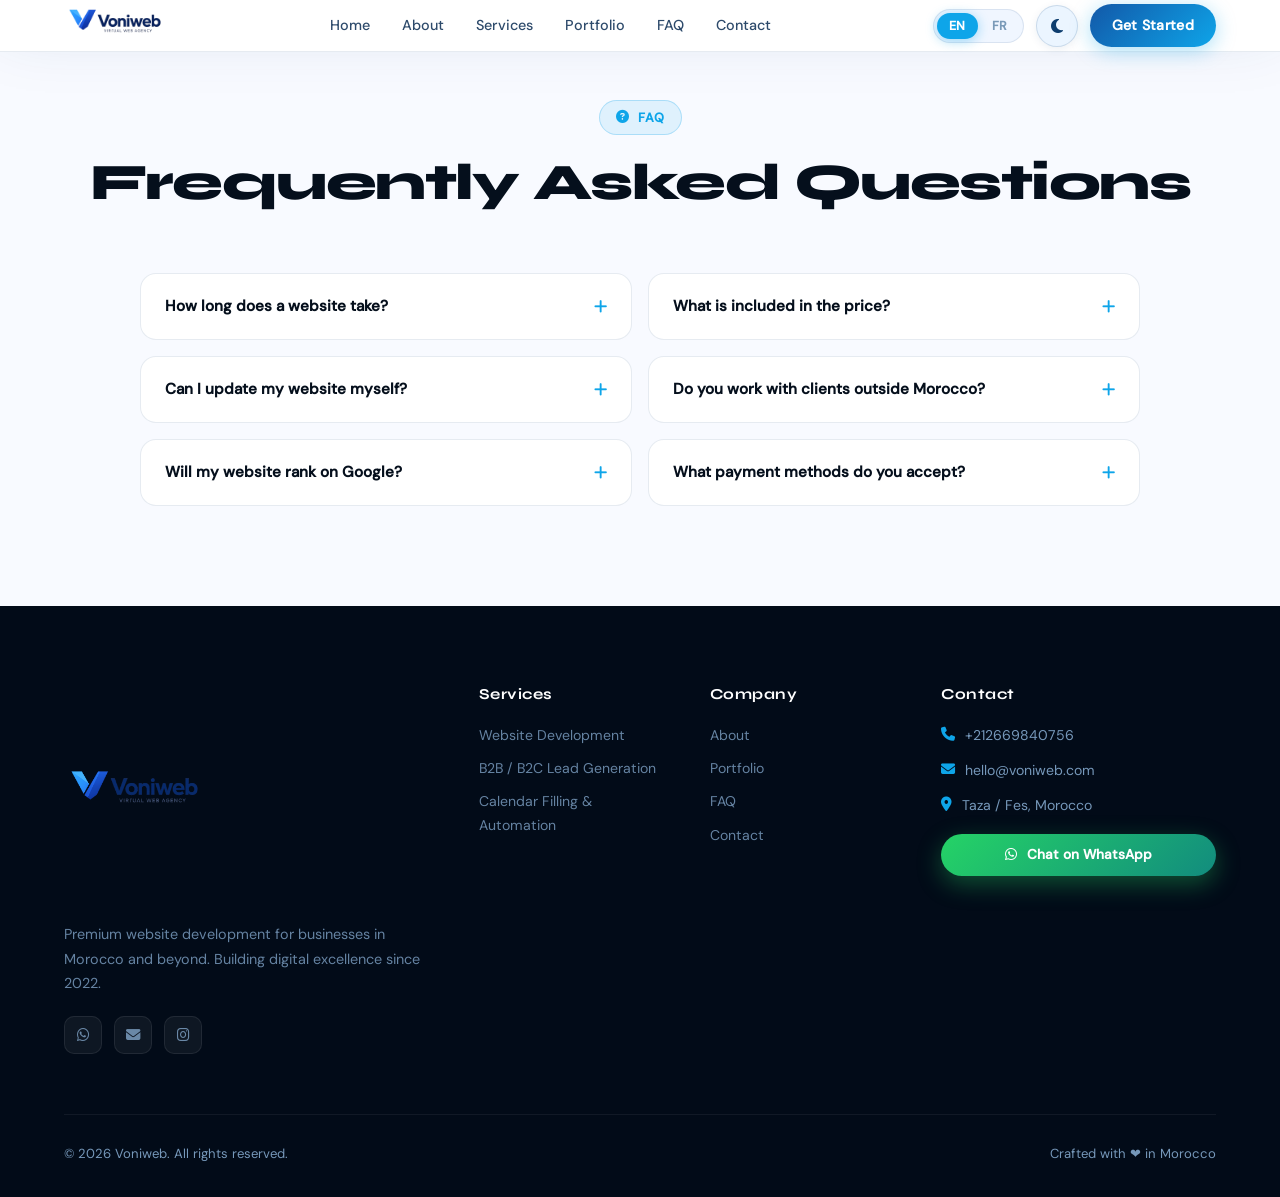
<file: faq/index.html>
<!DOCTYPE html>
<html lang="en" data-theme="light" data-lang="en">
<head>
<meta charset="UTF-8">
<meta name="viewport" content="width=device-width, initial-scale=1.0">
<title>Frequently Asked Questions | Voniweb Agency</title>
<meta name="description" content="Read Voniweb Agency’s FAQs on website delivery, included services, updates, international projects, SEO and payment methods.">
<meta name="author" content="Voniweb Agency">
<meta name="robots" content="index, follow, max-snippet:-1, max-image-preview:large, max-video-preview:-1">
<link rel="canonical" href="https://voniweb.com/faq/">
<link rel="icon" type="image/png" href="../favicon.png">
<link rel="apple-touch-icon" href="../favicon.png">
<meta name="theme-color" content="#020B18">
<meta name="application-name" content="Voniweb Agency">
<meta name="format-detection" content="telephone=no">
<meta name="referrer" content="strict-origin-when-cross-origin">
<meta property="og:type" content="website">
<meta property="og:url" content="https://voniweb.com/faq/">
<meta property="og:title" content="Frequently Asked Questions | Voniweb Agency">
<meta property="og:description" content="Read Voniweb Agency’s FAQs on website delivery, included services, updates, international projects, SEO and payment methods.">
<meta property="og:image" content="https://voniweb.com/favicon.png">
<meta property="og:image:width" content="512">
<meta property="og:image:height" content="512">
<meta property="og:image:alt" content="Voniweb Agency – Web Design, Lead Generation and SEO">
<meta property="og:locale" content="en_US">
<meta property="og:site_name" content="Voniweb Agency">
<meta name="twitter:card" content="summary">
<meta name="twitter:title" content="Frequently Asked Questions | Voniweb Agency">
<meta name="twitter:description" content="Read Voniweb Agency’s FAQs on website delivery, included services, updates, international projects, SEO and payment methods.">
<meta name="twitter:image" content="https://voniweb.com/favicon.png">
<meta name="twitter:image:alt" content="Voniweb Agency – Web Design, Lead Generation and SEO">
<meta name="geo.region" content="MA">
<meta name="geo.placename" content="Taza, Fès-Meknès, Morocco">
<script type="application/ld+json">
{
  "@context": "https://schema.org",
  "@graph": [
    {
      "@type": "Organization",
      "@id": "https://voniweb.com/#org",
      "name": "Voniweb Agency",
      "url": "https://voniweb.com/",
      "logo": {
        "@type": "ImageObject",
        "@id": "https://voniweb.com/#logo",
        "url": "https://voniweb.com/assets/images/voniweb-logo.webp",
        "width": 1024,
        "height": 1536
      },
      "image": "https://voniweb.com/assets/images/voniweb-logo.webp",
      "email": "hello@voniweb.com",
      "telephone": "+212669840756",
      "address": {
        "@type": "PostalAddress",
        "addressLocality": "Taza",
        "addressRegion": "Fès-Meknès",
        "addressCountry": "MA"
      },
      "sameAs": [
        "https://www.instagram.com/voniweb"
      ],
      "description": "Morocco-based agency providing website development, B2B and B2C lead generation, calendar filling and automation, SEO and digital branding for clients worldwide.",
      "areaServed": "Worldwide",
      "knowsLanguage": [
        "en",
        "fr"
      ]
    },
    {
      "@type": "WebSite",
      "@id": "https://voniweb.com/#site",
      "url": "https://voniweb.com/",
      "name": "Voniweb Agency",
      "publisher": {
        "@id": "https://voniweb.com/#org"
      },
      "inLanguage": [
        "en",
        "fr"
      ]
    },
    {
      "@type": "WebPage",
      "@id": "https://voniweb.com/faq/#webpage",
      "url": "https://voniweb.com/faq/",
      "name": "Frequently Asked Questions | Voniweb Agency",
      "isPartOf": {
        "@id": "https://voniweb.com/#site"
      },
      "about": {
        "@id": "https://voniweb.com/#org"
      },
      "inLanguage": "en",
      "description": "Read Voniweb Agency’s FAQs on website delivery, included services, updates, international projects, SEO and payment methods.",
      "breadcrumb": {
        "@id": "https://voniweb.com/faq/#breadcrumb"
      }
    },
    {
      "@type": "BreadcrumbList",
      "@id": "https://voniweb.com/faq/#breadcrumb",
      "itemListElement": [
        {
          "@type": "ListItem",
          "position": 1,
          "name": "Home",
          "item": "https://voniweb.com/"
        },
        {
          "@type": "ListItem",
          "position": 2,
          "name": "FAQ",
          "item": "https://voniweb.com/faq/"
        }
      ]
    }
  ]
}
</script>
<link rel="preload" href="../assets/fonts/google-font-1.woff2" as="font" type="font/woff2" crossorigin>
<link rel="preload" href="../assets/fonts/google-font-2.woff2" as="font" type="font/woff2" crossorigin>
<link rel="stylesheet" href="../assets/css/google-fonts.css">
<link rel="stylesheet" href="../assets/css/font-awesome.css">
<link rel="preconnect" href="https://images.unsplash.com">
<link rel="stylesheet" href="../assets/css/site.css">
<noscript><style>#loader{display:none}.reveal{opacity:1;transform:none}</style></noscript>
</head>
<body data-current-page="faq">

<!-- ─── LOADER ─────────────────────────────────────────── -->


<!-- ─── NAVBAR ─────────────────────────────────────────── -->
<nav id="navbar" aria-label="Primary navigation">
  <div class="nav-inner">
    <a href=".././" class="nav-logo"><img src="../assets/images/voniweb-logo.webp" alt="Voniweb" class="nav-logo-img" style="height:156px;width:auto;display:block;" width="1024" height="1536" decoding="async" fetchpriority="high"></a>
    <ul class="nav-links">
      <li><a href=".././" data-i18n="nav_home">Home</a></li>
      <li><a href="../about/" data-i18n="nav_about">About</a></li>
      <li><a href="../services/" data-i18n="nav_services">Services</a></li>
      <li><a href="../portfolio/" data-i18n="nav_portfolio">Portfolio</a></li>
      <li><a href="../faq/" data-i18n="nav_faq">FAQ</a></li>
      <li><a href="../contact/" data-i18n="nav_contact">Contact</a></li>
    </ul>
    <div class="nav-actions">
      <div class="lang-switcher">
        <button type="button" class="lang-btn active" data-lang="en">EN</button>
        <button type="button" class="lang-btn" data-lang="fr">FR</button>
      </div>
      <button type="button" class="theme-toggle" id="themeToggle" aria-label="Toggle dark mode">
        <i class="fas fa-moon"></i>
      </button>
      <a href="../contact/" class="btn-cta desktop" data-i18n="nav_cta">Get Started</a>
      <div class="hamburger" id="hamburger" role="button" tabindex="0" aria-label="Menu" aria-controls="mobileNav" aria-expanded="false">
        <span></span><span></span><span></span>
      </div>
    </div>
  </div>
</nav>

<!-- Mobile Nav -->
<div class="mobile-nav" id="mobileNav" role="navigation" aria-label="Mobile navigation">
  <a href="../about/" data-i18n="nav_about">About</a>
  <a href="../services/" data-i18n="nav_services">Services</a>
  <a href="../portfolio/" data-i18n="nav_portfolio">Portfolio</a>
  <a href="../faq/" data-i18n="nav_faq">FAQ</a>
  <a href="../contact/" data-i18n="nav_contact">Contact</a>
  <a href="../contact/" style="margin-top:8px; display:inline-block; padding:10px 22px; border-radius:999px; background:linear-gradient(135deg,var(--blue-400),var(--accent)); color:#fff; font-weight:700; text-align:center; box-shadow:0 4px 20px rgba(14,165,233,0.35);" data-i18n="nav_cta_mobile">Get Free Quote</a>
</div>

<!-- ─── HERO ───────────────────────────────────────────── -->
<main id="home">
<section id="faq" data-page="faq">
  <div class="container">
    <div class="faq-header reveal">
      <div class="section-tag"><i class="fas fa-question-circle"></i> <span data-i18n="faq_tag">FAQ</span></div>
      <h1 class="section-title" data-i18n="faq_title">Frequently Asked <span class="text-accent">Questions</span></h1>
    </div>
    <div class="faq-grid">
      <div class="faq-item reveal delay-1">
        <div class="faq-q" role="button" tabindex="0" id="faq-question-1" aria-controls="faq-answer-1" aria-expanded="false" onclick="toggleFaq(this)">
          <span data-i18n="faq1_q">How long does a website take?</span>
          <i class="fas fa-plus faq-icon"></i>
        </div>
        <div class="faq-a" id="faq-answer-1" aria-labelledby="faq-question-1" aria-hidden="true"><div class="faq-a-inner" data-i18n="faq1_a">Your website will be live and ready to use within 24 to 48 hours. We work fast without compromising on quality.</div></div>
      </div>
      <div class="faq-item reveal delay-2">
        <div class="faq-q" role="button" tabindex="0" id="faq-question-2" aria-controls="faq-answer-2" aria-expanded="false" onclick="toggleFaq(this)">
          <span data-i18n="faq2_q">What is included in the price?</span>
          <i class="fas fa-plus faq-icon"></i>
        </div>
        <div class="faq-a" id="faq-answer-2" aria-labelledby="faq-question-2" aria-hidden="true"><div class="faq-a-inner" data-i18n="faq2_a">Design, development, mobile optimization, basic SEO, contact form, and 30 days of post-launch support are all included. No hidden fees, ever.</div></div>
      </div>
      <div class="faq-item reveal delay-3">
        <div class="faq-q" role="button" tabindex="0" id="faq-question-3" aria-controls="faq-answer-3" aria-expanded="false" onclick="toggleFaq(this)">
          <span data-i18n="faq3_q">Can I update my website myself?</span>
          <i class="fas fa-plus faq-icon"></i>
        </div>
        <div class="faq-a" id="faq-answer-3" aria-labelledby="faq-question-3" aria-hidden="true"><div class="faq-a-inner" data-i18n="faq3_a">We handle all updates for you! For a small monthly fee, our team keeps your website fresh, secure, and always up to date — so you can focus on running your business, not managing a website.</div></div>
      </div>
      <div class="faq-item reveal delay-4">
        <div class="faq-q" role="button" tabindex="0" id="faq-question-4" aria-controls="faq-answer-4" aria-expanded="false" onclick="toggleFaq(this)">
          <span data-i18n="faq4_q">Do you work with clients outside Morocco?</span>
          <i class="fas fa-plus faq-icon"></i>
        </div>
        <div class="faq-a" id="faq-answer-4" aria-labelledby="faq-question-4" aria-hidden="true"><div class="faq-a-inner" data-i18n="faq4_a">Absolutely. We work remotely with clients across Europe, Canada, the Middle East, and beyond. Communication is handled via WhatsApp, email, or video call.</div></div>
      </div>
      <div class="faq-item reveal delay-1">
        <div class="faq-q" role="button" tabindex="0" id="faq-question-5" aria-controls="faq-answer-5" aria-expanded="false" onclick="toggleFaq(this)">
          <span data-i18n="faq5_q">Will my website rank on Google?</span>
          <i class="fas fa-plus faq-icon"></i>
        </div>
        <div class="faq-a" id="faq-answer-5" aria-labelledby="faq-question-5" aria-hidden="true"><div class="faq-a-inner" data-i18n="faq5_a">Every site we build is technically SEO-optimized from day one. For ongoing SEO campaigns and content strategy, we offer dedicated packages.</div></div>
      </div>
      <div class="faq-item reveal delay-2">
        <div class="faq-q" role="button" tabindex="0" id="faq-question-6" aria-controls="faq-answer-6" aria-expanded="false" onclick="toggleFaq(this)">
          <span data-i18n="faq6_q">What payment methods do you accept?</span>
          <i class="fas fa-plus faq-icon"></i>
        </div>
        <div class="faq-a" id="faq-answer-6" aria-labelledby="faq-question-6" aria-hidden="true"><div class="faq-a-inner" data-i18n="faq6_a">We accept PayPal, bank transfer, Western Union, and MoneyGram. Easy and flexible payment options for clients worldwide.</div></div>
      </div>
    </div>
  </div>
</section>
</main>

<!-- ─── FOOTER ─────────────────────────────────────────── -->
<footer id="footer">
  <div class="footer-grid">
    <div class="footer-brand">
      <div class="footer-logo"><img src="../assets/images/voniweb-logo.webp" alt="Voniweb – Virtual Web Agency" class="footer-logo-img" width="1024" height="1536" decoding="async" loading="lazy"></div>
      <p class="footer-desc" data-i18n="footer_desc">Premium website development for businesses in Morocco and beyond. Building digital excellence since 2022.</p>
      <div class="footer-socials">
        <a href="https://wa.me/212669840756" class="social-link" target="_blank" rel="noopener" aria-label="WhatsApp"><i class="fab fa-whatsapp"></i></a>
        <a href="mailto:hello@voniweb.com" class="social-link" aria-label="Email"><i class="fas fa-envelope"></i></a>
        <a href="https://www.instagram.com/voniweb" class="social-link" target="_blank" rel="noopener" aria-label="Instagram"><i class="fab fa-instagram"></i></a>
      </div>
    </div>
    <div class="footer-col">
      <h2 data-i18n="footer_services">Services</h2>
      <div class="footer-links">
        <a href="../services/" data-i18n="s1_title">Business Websites</a>
        <a href="../services/" data-i18n="s2_title">Landing Pages</a>
        <a href="../services/" data-i18n="s3_title">Calendar Automation</a>
      </div>
    </div>
    <div class="footer-col">
      <h2 data-i18n="footer_company">Company</h2>
      <div class="footer-links">
        <a href="../about/" data-i18n="nav_about">About</a>
        <a href="../portfolio/" data-i18n="nav_portfolio">Portfolio</a>
        <a href="../faq/" data-i18n="nav_faq">FAQ</a>
        <a href="../contact/" data-i18n="nav_contact">Contact</a>
      </div>
    </div>
    <div class="footer-col">
      <h2 data-i18n="footer_contact">Contact</h2>
      <div class="footer-contact-item"><i class="fas fa-phone"></i><a href="tel:+212669840756">+212669840756</a></div>
      <div class="footer-contact-item"><i class="fas fa-envelope"></i><a href="mailto:hello@voniweb.com">hello@voniweb.com</a></div>
      <div class="footer-contact-item"><i class="fas fa-map-marker-alt"></i><span>Taza / Fes, Morocco</span></div>
      <div style="margin-top:16px">
        <a href="https://wa.me/212669840756" target="_blank" rel="noopener" class="whatsapp-btn" style="padding:10px 18px; font-size:0.85rem;">
          <i class="fab fa-whatsapp"></i> <span data-i18n="whatsapp_btn">Chat on WhatsApp</span>
        </a>
      </div>
    </div>
  </div>
  <div class="footer-bottom" style="max-width:1300px; margin:0 auto;">
    <span>© 2026 Voniweb. <span data-i18n="footer_rights">All rights reserved.</span></span>
    <span data-i18n="footer_made">Crafted with ❤ in Morocco</span>
  </div>
</footer>

<!-- Back to Top -->
<button type="button" id="back-top" aria-label="Back to top" onclick="window.scrollTo({top:0,behavior:'smooth'})">
  <i class="fas fa-chevron-up"></i>
</button>

<!-- ─── JAVASCRIPT ─────────────────────────────────────── -->
<script src="../assets/js/site.js" defer></script>



</body>
</html>
</file>
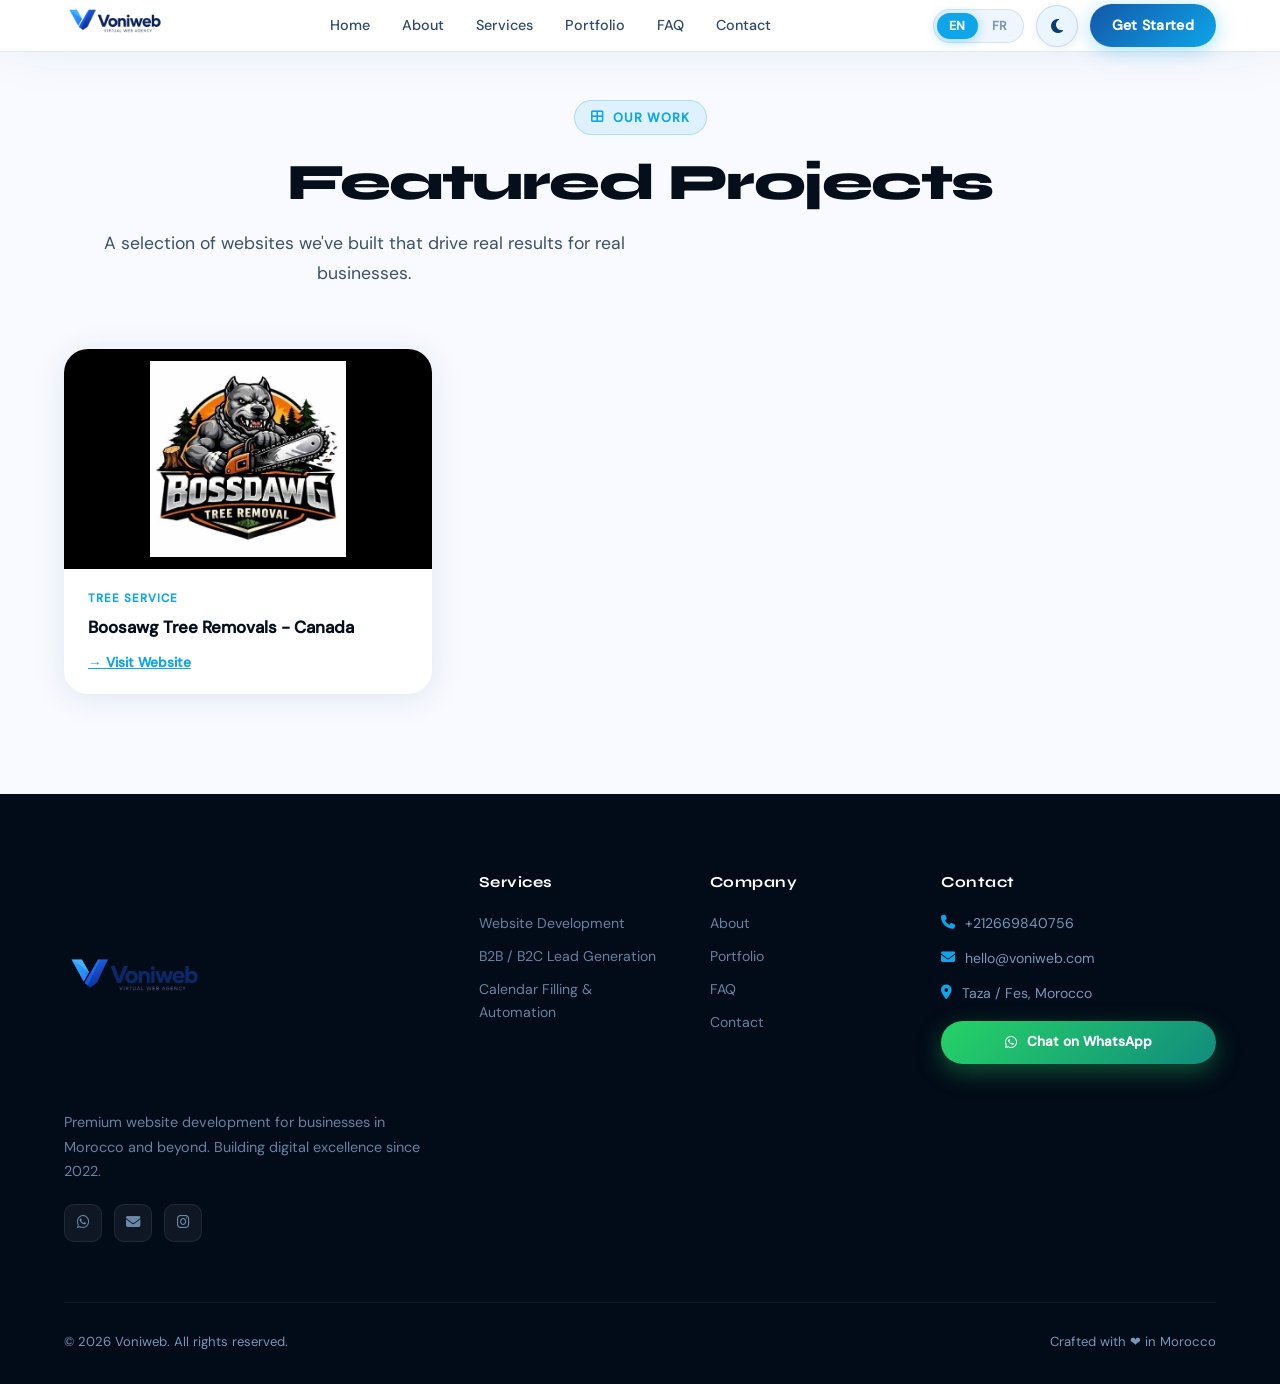
<file: portfolio/index.html>
<!DOCTYPE html>
<html lang="en" data-theme="light" data-lang="en">
<head>
<meta charset="UTF-8">
<meta name="viewport" content="width=device-width, initial-scale=1.0">
<title>Web Design Portfolio &amp; Projects | Voniweb Agency</title>
<meta name="description" content="View Voniweb Agency’s real website projects, including Bossdawg Tree Removals in Canada. Custom business website development from Morocco.">
<meta name="author" content="Voniweb Agency">
<meta name="robots" content="index, follow, max-snippet:-1, max-image-preview:large, max-video-preview:-1">
<link rel="canonical" href="https://voniweb.com/portfolio/">
<link rel="icon" type="image/png" href="../favicon.png">
<link rel="apple-touch-icon" href="../favicon.png">
<meta name="theme-color" content="#020B18">
<meta name="application-name" content="Voniweb Agency">
<meta name="format-detection" content="telephone=no">
<meta name="referrer" content="strict-origin-when-cross-origin">
<meta property="og:type" content="website">
<meta property="og:url" content="https://voniweb.com/portfolio/">
<meta property="og:title" content="Web Design Portfolio &amp; Projects | Voniweb Agency">
<meta property="og:description" content="View Voniweb Agency’s real website projects, including Bossdawg Tree Removals in Canada. Custom business website development from Morocco.">
<meta property="og:image" content="https://voniweb.com/favicon.png">
<meta property="og:image:width" content="512">
<meta property="og:image:height" content="512">
<meta property="og:image:alt" content="Voniweb Agency – Web Design, Lead Generation and SEO">
<meta property="og:locale" content="en_US">
<meta property="og:site_name" content="Voniweb Agency">
<meta name="twitter:card" content="summary">
<meta name="twitter:title" content="Web Design Portfolio &amp; Projects | Voniweb Agency">
<meta name="twitter:description" content="View Voniweb Agency’s real website projects, including Bossdawg Tree Removals in Canada. Custom business website development from Morocco.">
<meta name="twitter:image" content="https://voniweb.com/favicon.png">
<meta name="twitter:image:alt" content="Voniweb Agency – Web Design, Lead Generation and SEO">
<meta name="geo.region" content="MA">
<meta name="geo.placename" content="Taza, Fès-Meknès, Morocco">
<script type="application/ld+json">
{
  "@context": "https://schema.org",
  "@graph": [
    {
      "@type": "Organization",
      "@id": "https://voniweb.com/#org",
      "name": "Voniweb Agency",
      "url": "https://voniweb.com/",
      "logo": {
        "@type": "ImageObject",
        "@id": "https://voniweb.com/#logo",
        "url": "https://voniweb.com/assets/images/voniweb-logo.webp",
        "width": 1024,
        "height": 1536
      },
      "image": "https://voniweb.com/assets/images/voniweb-logo.webp",
      "email": "hello@voniweb.com",
      "telephone": "+212669840756",
      "address": {
        "@type": "PostalAddress",
        "addressLocality": "Taza",
        "addressRegion": "Fès-Meknès",
        "addressCountry": "MA"
      },
      "sameAs": [
        "https://www.instagram.com/voniweb"
      ],
      "description": "Morocco-based agency providing website development, B2B and B2C lead generation, calendar filling and automation, SEO and digital branding for clients worldwide.",
      "areaServed": "Worldwide",
      "knowsLanguage": [
        "en",
        "fr"
      ]
    },
    {
      "@type": "WebSite",
      "@id": "https://voniweb.com/#site",
      "url": "https://voniweb.com/",
      "name": "Voniweb Agency",
      "publisher": {
        "@id": "https://voniweb.com/#org"
      },
      "inLanguage": [
        "en",
        "fr"
      ]
    },
    {
      "@type": "CollectionPage",
      "@id": "https://voniweb.com/portfolio/#webpage",
      "url": "https://voniweb.com/portfolio/",
      "name": "Web Design Portfolio & Projects | Voniweb Agency",
      "isPartOf": {
        "@id": "https://voniweb.com/#site"
      },
      "about": {
        "@id": "https://voniweb.com/#org"
      },
      "inLanguage": "en",
      "description": "View Voniweb Agency’s real website projects, including Bossdawg Tree Removals in Canada. Custom business website development from Morocco.",
      "breadcrumb": {
        "@id": "https://voniweb.com/portfolio/#breadcrumb"
      }
    },
    {
      "@type": "BreadcrumbList",
      "@id": "https://voniweb.com/portfolio/#breadcrumb",
      "itemListElement": [
        {
          "@type": "ListItem",
          "position": 1,
          "name": "Home",
          "item": "https://voniweb.com/"
        },
        {
          "@type": "ListItem",
          "position": 2,
          "name": "Portfolio",
          "item": "https://voniweb.com/portfolio/"
        }
      ]
    }
  ]
}
</script>
<link rel="preload" href="../assets/fonts/google-font-1.woff2" as="font" type="font/woff2" crossorigin>
<link rel="preload" href="../assets/fonts/google-font-2.woff2" as="font" type="font/woff2" crossorigin>
<link rel="stylesheet" href="../assets/css/google-fonts.css">
<link rel="stylesheet" href="../assets/css/font-awesome.css">
<link rel="preconnect" href="https://images.unsplash.com">
<link rel="stylesheet" href="../assets/css/site.css">
<noscript><style>#loader{display:none}.reveal{opacity:1;transform:none}</style></noscript>
</head>
<body data-current-page="portfolio">

<!-- ─── LOADER ─────────────────────────────────────────── -->


<!-- ─── NAVBAR ─────────────────────────────────────────── -->
<nav id="navbar" aria-label="Primary navigation">
  <div class="nav-inner">
    <a href=".././" class="nav-logo"><img src="../assets/images/voniweb-logo.webp" alt="Voniweb" class="nav-logo-img" style="height:156px;width:auto;display:block;" width="1024" height="1536" decoding="async" fetchpriority="high"></a>
    <ul class="nav-links">
      <li><a href=".././" data-i18n="nav_home">Home</a></li>
      <li><a href="../about/" data-i18n="nav_about">About</a></li>
      <li><a href="../services/" data-i18n="nav_services">Services</a></li>
      <li><a href="../portfolio/" data-i18n="nav_portfolio">Portfolio</a></li>
      <li><a href="../faq/" data-i18n="nav_faq">FAQ</a></li>
      <li><a href="../contact/" data-i18n="nav_contact">Contact</a></li>
    </ul>
    <div class="nav-actions">
      <div class="lang-switcher">
        <button type="button" class="lang-btn active" data-lang="en">EN</button>
        <button type="button" class="lang-btn" data-lang="fr">FR</button>
      </div>
      <button type="button" class="theme-toggle" id="themeToggle" aria-label="Toggle dark mode">
        <i class="fas fa-moon"></i>
      </button>
      <a href="../contact/" class="btn-cta desktop" data-i18n="nav_cta">Get Started</a>
      <div class="hamburger" id="hamburger" role="button" tabindex="0" aria-label="Menu" aria-controls="mobileNav" aria-expanded="false">
        <span></span><span></span><span></span>
      </div>
    </div>
  </div>
</nav>

<!-- Mobile Nav -->
<div class="mobile-nav" id="mobileNav" role="navigation" aria-label="Mobile navigation">
  <a href="../about/" data-i18n="nav_about">About</a>
  <a href="../services/" data-i18n="nav_services">Services</a>
  <a href="../portfolio/" data-i18n="nav_portfolio">Portfolio</a>
  <a href="../faq/" data-i18n="nav_faq">FAQ</a>
  <a href="../contact/" data-i18n="nav_contact">Contact</a>
  <a href="../contact/" style="margin-top:8px; display:inline-block; padding:10px 22px; border-radius:999px; background:linear-gradient(135deg,var(--blue-400),var(--accent)); color:#fff; font-weight:700; text-align:center; box-shadow:0 4px 20px rgba(14,165,233,0.35);" data-i18n="nav_cta_mobile">Get Free Quote</a>
</div>

<!-- ─── HERO ───────────────────────────────────────────── -->
<main id="home">
<section id="portfolio" data-page="portfolio">
  <div class="container">
    <div class="portfolio-header reveal">
      <div class="section-tag"><i class="fas fa-th-large"></i> <span data-i18n="port_tag">Our Work</span></div>
      <h1 class="section-title" data-i18n="port_title">Projects <span class="text-accent">Done</span></h1>
      <p class="section-sub" data-i18n="port_sub">A selection of websites we've built that drive real results for real businesses.</p>
    </div>
    <div class="portfolio-grid" id="portfolioGrid">
      <div class="portfolio-card reveal delay-1" data-cat="business">
        <div class="pc-img">
          <img src="../assets/images/bossdawg.jpg" alt="Bossdawg Tree Removals website designed by Voniweb Agency" loading="lazy" decoding="async" style="object-fit: contain; padding: 12px; background: #000;" width="447" height="447">

        </div>
        <div class="pc-info">
          <div class="pc-tag">Tree Service</div>
          <h2 class="pc-title">Boosawg Tree Removals - Canada</h2>
          <a href="https://bossdawgtreeremoval.com" target="_blank" rel="noopener" style="display: block; margin-top: 10px; color: var(--accent); font-weight: 600; font-size: 0.85rem; text-decoration: underline;">→ Visit Website</a>
        </div>
      </div>
    </div>
  </div>
</section>
</main>

<!-- ─── FOOTER ─────────────────────────────────────────── -->
<footer id="footer">
  <div class="footer-grid">
    <div class="footer-brand">
      <div class="footer-logo"><img src="../assets/images/voniweb-logo.webp" alt="Voniweb – Virtual Web Agency" class="footer-logo-img" width="1024" height="1536" decoding="async" loading="lazy"></div>
      <p class="footer-desc" data-i18n="footer_desc">Premium website development for businesses in Morocco and beyond. Building digital excellence since 2022.</p>
      <div class="footer-socials">
        <a href="https://wa.me/212669840756" class="social-link" target="_blank" rel="noopener" aria-label="WhatsApp"><i class="fab fa-whatsapp"></i></a>
        <a href="mailto:hello@voniweb.com" class="social-link" aria-label="Email"><i class="fas fa-envelope"></i></a>
        <a href="https://www.instagram.com/voniweb" class="social-link" target="_blank" rel="noopener" aria-label="Instagram"><i class="fab fa-instagram"></i></a>
      </div>
    </div>
    <div class="footer-col">
      <h2 data-i18n="footer_services">Services</h2>
      <div class="footer-links">
        <a href="../services/" data-i18n="s1_title">Business Websites</a>
        <a href="../services/" data-i18n="s2_title">Landing Pages</a>
        <a href="../services/" data-i18n="s3_title">Calendar Automation</a>
      </div>
    </div>
    <div class="footer-col">
      <h2 data-i18n="footer_company">Company</h2>
      <div class="footer-links">
        <a href="../about/" data-i18n="nav_about">About</a>
        <a href="../portfolio/" data-i18n="nav_portfolio">Portfolio</a>
        <a href="../faq/" data-i18n="nav_faq">FAQ</a>
        <a href="../contact/" data-i18n="nav_contact">Contact</a>
      </div>
    </div>
    <div class="footer-col">
      <h2 data-i18n="footer_contact">Contact</h2>
      <div class="footer-contact-item"><i class="fas fa-phone"></i><a href="tel:+212669840756">+212669840756</a></div>
      <div class="footer-contact-item"><i class="fas fa-envelope"></i><a href="mailto:hello@voniweb.com">hello@voniweb.com</a></div>
      <div class="footer-contact-item"><i class="fas fa-map-marker-alt"></i><span>Taza / Fes, Morocco</span></div>
      <div style="margin-top:16px">
        <a href="https://wa.me/212669840756" target="_blank" rel="noopener" class="whatsapp-btn" style="padding:10px 18px; font-size:0.85rem;">
          <i class="fab fa-whatsapp"></i> <span data-i18n="whatsapp_btn">Chat on WhatsApp</span>
        </a>
      </div>
    </div>
  </div>
  <div class="footer-bottom" style="max-width:1300px; margin:0 auto;">
    <span>© 2026 Voniweb. <span data-i18n="footer_rights">All rights reserved.</span></span>
    <span data-i18n="footer_made">Crafted with ❤ in Morocco</span>
  </div>
</footer>

<!-- Back to Top -->
<button type="button" id="back-top" aria-label="Back to top" onclick="window.scrollTo({top:0,behavior:'smooth'})">
  <i class="fas fa-chevron-up"></i>
</button>

<!-- ─── JAVASCRIPT ─────────────────────────────────────── -->
<script src="../assets/js/site.js" defer></script>



</body>
</html>
</file>
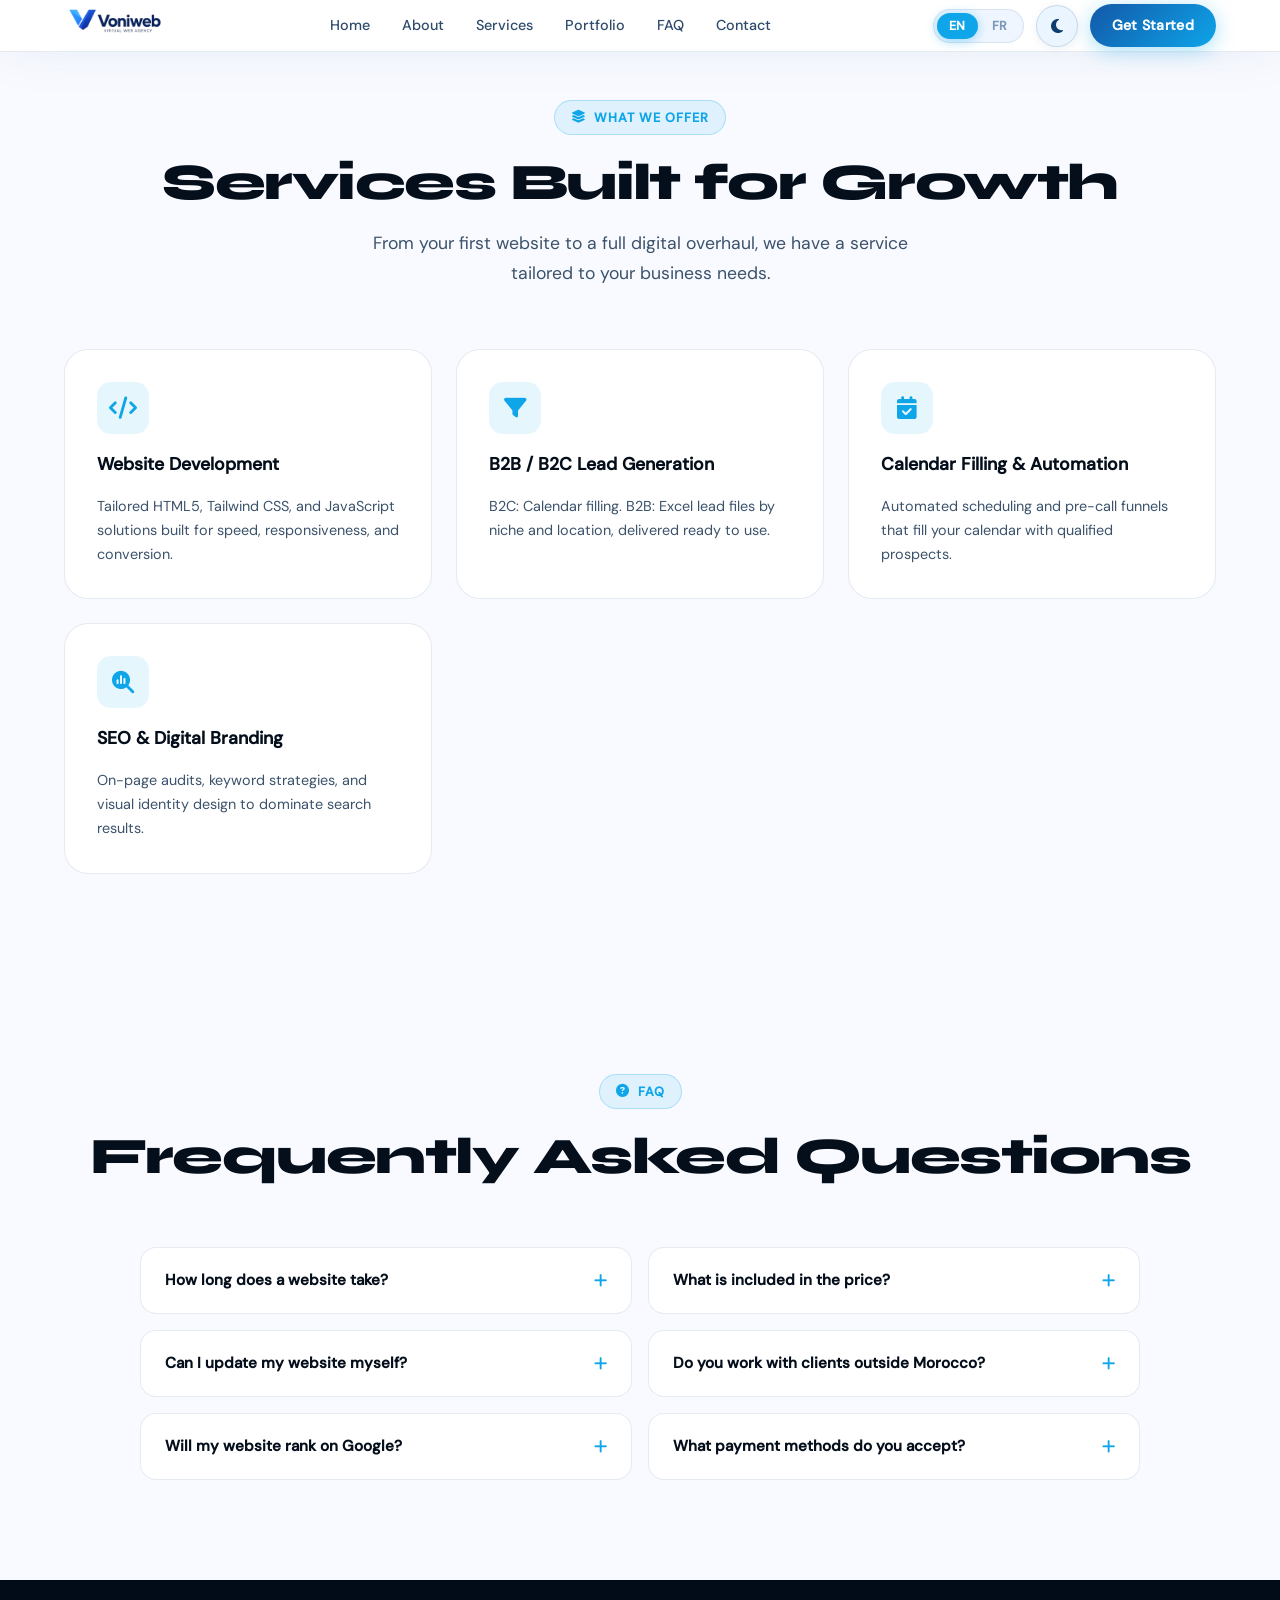
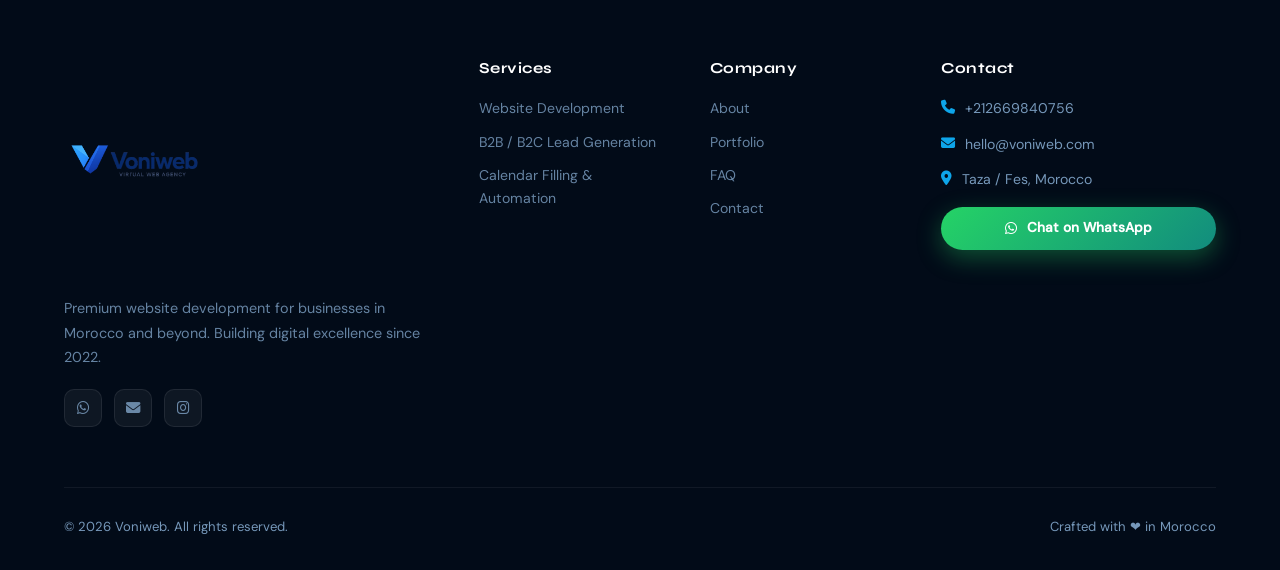
<file: services/index.html>
<!DOCTYPE html>
<html lang="en" data-theme="light" data-lang="en">
<head>
<meta charset="UTF-8">
<meta name="viewport" content="width=device-width, initial-scale=1.0">
<title>Website Development, SEO &amp; Lead Generation | Voniweb</title>
<meta name="description" content="Explore custom website development, SEO, B2B and B2C lead generation, calendar automation and digital branding from Morocco-based Voniweb Agency.">
<meta name="author" content="Voniweb Agency">
<meta name="robots" content="index, follow, max-snippet:-1, max-image-preview:large, max-video-preview:-1">
<link rel="canonical" href="https://voniweb.com/services/">
<link rel="icon" type="image/png" href="../favicon.png">
<link rel="apple-touch-icon" href="../favicon.png">
<meta name="theme-color" content="#020B18">
<meta name="application-name" content="Voniweb Agency">
<meta name="format-detection" content="telephone=no">
<meta name="referrer" content="strict-origin-when-cross-origin">
<meta property="og:type" content="website">
<meta property="og:url" content="https://voniweb.com/services/">
<meta property="og:title" content="Website Development, SEO &amp; Lead Generation | Voniweb">
<meta property="og:description" content="Explore custom website development, SEO, B2B and B2C lead generation, calendar automation and digital branding from Morocco-based Voniweb Agency.">
<meta property="og:image" content="https://voniweb.com/favicon.png">
<meta property="og:image:width" content="512">
<meta property="og:image:height" content="512">
<meta property="og:image:alt" content="Voniweb Agency – Web Design, Lead Generation and SEO">
<meta property="og:locale" content="en_US">
<meta property="og:site_name" content="Voniweb Agency">
<meta name="twitter:card" content="summary">
<meta name="twitter:title" content="Website Development, SEO &amp; Lead Generation | Voniweb">
<meta name="twitter:description" content="Explore custom website development, SEO, B2B and B2C lead generation, calendar automation and digital branding from Morocco-based Voniweb Agency.">
<meta name="twitter:image" content="https://voniweb.com/favicon.png">
<meta name="twitter:image:alt" content="Voniweb Agency – Web Design, Lead Generation and SEO">
<meta name="geo.region" content="MA">
<meta name="geo.placename" content="Taza, Fès-Meknès, Morocco">
<script type="application/ld+json">
{
  "@context": "https://schema.org",
  "@graph": [
    {
      "@type": "Organization",
      "@id": "https://voniweb.com/#org",
      "name": "Voniweb Agency",
      "url": "https://voniweb.com/",
      "logo": {
        "@type": "ImageObject",
        "@id": "https://voniweb.com/#logo",
        "url": "https://voniweb.com/assets/images/voniweb-logo.webp",
        "width": 1024,
        "height": 1536
      },
      "image": "https://voniweb.com/assets/images/voniweb-logo.webp",
      "email": "hello@voniweb.com",
      "telephone": "+212669840756",
      "address": {
        "@type": "PostalAddress",
        "addressLocality": "Taza",
        "addressRegion": "Fès-Meknès",
        "addressCountry": "MA"
      },
      "sameAs": [
        "https://www.instagram.com/voniweb"
      ],
      "description": "Morocco-based agency providing website development, B2B and B2C lead generation, calendar filling and automation, SEO and digital branding for clients worldwide.",
      "areaServed": "Worldwide",
      "knowsLanguage": [
        "en",
        "fr"
      ]
    },
    {
      "@type": "WebSite",
      "@id": "https://voniweb.com/#site",
      "url": "https://voniweb.com/",
      "name": "Voniweb Agency",
      "publisher": {
        "@id": "https://voniweb.com/#org"
      },
      "inLanguage": [
        "en",
        "fr"
      ]
    },
    {
      "@type": "WebPage",
      "@id": "https://voniweb.com/services/#webpage",
      "url": "https://voniweb.com/services/",
      "name": "Website Development, SEO & Lead Generation | Voniweb",
      "isPartOf": {
        "@id": "https://voniweb.com/#site"
      },
      "about": {
        "@id": "https://voniweb.com/#org"
      },
      "inLanguage": "en",
      "description": "Explore custom website development, SEO, B2B and B2C lead generation, calendar automation and digital branding from Morocco-based Voniweb Agency.",
      "breadcrumb": {
        "@id": "https://voniweb.com/services/#breadcrumb"
      }
    },
    {
      "@type": "Service",
      "@id": "https://voniweb.com/#service-website-development",
      "name": "Website Development",
      "provider": {
        "@id": "https://voniweb.com/#org"
      },
      "serviceType": "Web Design and Development",
      "description": "Tailored HTML5, Tailwind CSS, and JavaScript solutions built for speed, responsiveness, and conversion.",
      "areaServed": "Worldwide"
    },
    {
      "@type": "Service",
      "@id": "https://voniweb.com/#service-lead-generation",
      "name": "B2B / B2C Lead Generation",
      "provider": {
        "@id": "https://voniweb.com/#org"
      },
      "serviceType": "Lead Generation",
      "description": "B2C calendar filling and B2B Excel lead files by niche and location.",
      "areaServed": "Worldwide"
    },
    {
      "@type": "Service",
      "@id": "https://voniweb.com/#service-calendar-automation",
      "name": "Calendar Filling & Automation",
      "provider": {
        "@id": "https://voniweb.com/#org"
      },
      "serviceType": "Booking Automation",
      "description": "Automated scheduling and pre-call funnels for qualified appointments.",
      "areaServed": "Worldwide"
    },
    {
      "@type": "Service",
      "@id": "https://voniweb.com/#service-seo-branding",
      "name": "SEO & Digital Branding",
      "provider": {
        "@id": "https://voniweb.com/#org"
      },
      "serviceType": "Search Engine Optimization",
      "description": "On-page SEO audits, keyword strategies, and visual identity design.",
      "areaServed": "Worldwide"
    },
    {
      "@type": "BreadcrumbList",
      "@id": "https://voniweb.com/services/#breadcrumb",
      "itemListElement": [
        {
          "@type": "ListItem",
          "position": 1,
          "name": "Home",
          "item": "https://voniweb.com/"
        },
        {
          "@type": "ListItem",
          "position": 2,
          "name": "Services",
          "item": "https://voniweb.com/services/"
        }
      ]
    }
  ]
}
</script>
<link rel="preload" href="../assets/fonts/google-font-1.woff2" as="font" type="font/woff2" crossorigin>
<link rel="preload" href="../assets/fonts/google-font-2.woff2" as="font" type="font/woff2" crossorigin>
<link rel="stylesheet" href="../assets/css/google-fonts.css">
<link rel="stylesheet" href="../assets/css/font-awesome.css">
<link rel="preconnect" href="https://images.unsplash.com">
<link rel="stylesheet" href="../assets/css/site.css">
<noscript><style>#loader{display:none}.reveal{opacity:1;transform:none}</style></noscript>
</head>
<body data-current-page="services">

<!-- ─── LOADER ─────────────────────────────────────────── -->


<!-- ─── NAVBAR ─────────────────────────────────────────── -->
<nav id="navbar" aria-label="Primary navigation">
  <div class="nav-inner">
    <a href=".././" class="nav-logo"><img src="../assets/images/voniweb-logo.webp" alt="Voniweb" class="nav-logo-img" style="height:156px;width:auto;display:block;" width="1024" height="1536" decoding="async" fetchpriority="high"></a>
    <ul class="nav-links">
      <li><a href=".././" data-i18n="nav_home">Home</a></li>
      <li><a href="../about/" data-i18n="nav_about">About</a></li>
      <li><a href="../services/" data-i18n="nav_services">Services</a></li>
      <li><a href="../portfolio/" data-i18n="nav_portfolio">Portfolio</a></li>
      <li><a href="../faq/" data-i18n="nav_faq">FAQ</a></li>
      <li><a href="../contact/" data-i18n="nav_contact">Contact</a></li>
    </ul>
    <div class="nav-actions">
      <div class="lang-switcher">
        <button type="button" class="lang-btn active" data-lang="en">EN</button>
        <button type="button" class="lang-btn" data-lang="fr">FR</button>
      </div>
      <button type="button" class="theme-toggle" id="themeToggle" aria-label="Toggle dark mode">
        <i class="fas fa-moon"></i>
      </button>
      <a href="../contact/" class="btn-cta desktop" data-i18n="nav_cta">Get Started</a>
      <div class="hamburger" id="hamburger" role="button" tabindex="0" aria-label="Menu" aria-controls="mobileNav" aria-expanded="false">
        <span></span><span></span><span></span>
      </div>
    </div>
  </div>
</nav>

<!-- Mobile Nav -->
<div class="mobile-nav" id="mobileNav" role="navigation" aria-label="Mobile navigation">
  <a href="../about/" data-i18n="nav_about">About</a>
  <a href="../services/" data-i18n="nav_services">Services</a>
  <a href="../portfolio/" data-i18n="nav_portfolio">Portfolio</a>
  <a href="../faq/" data-i18n="nav_faq">FAQ</a>
  <a href="../contact/" data-i18n="nav_contact">Contact</a>
  <a href="../contact/" style="margin-top:8px; display:inline-block; padding:10px 22px; border-radius:999px; background:linear-gradient(135deg,var(--blue-400),var(--accent)); color:#fff; font-weight:700; text-align:center; box-shadow:0 4px 20px rgba(14,165,233,0.35);" data-i18n="nav_cta_mobile">Get Free Quote</a>
</div>

<!-- ─── HERO ───────────────────────────────────────────── -->
<main id="home">
<section id="services" data-page="services">
  <div class="container">
    <div class="services-header reveal">
      <div class="section-tag"><i class="fas fa-layer-group"></i> <span data-i18n="serv_tag">What We Offer</span></div>
      <h1 class="section-title" data-i18n="serv_title">Services Built for <span class="text-accent">Growth</span></h1>
      <p class="section-sub" data-i18n="serv_sub">From your first website to a full digital overhaul, we have a service tailored to your business needs.</p>
    </div>
    <div class="services-grid" style="grid-template-columns: repeat(auto-fit, minmax(300px, 1fr));">
      <div class="service-card reveal delay-1">
        <div class="sc-icon"><i class="fas fa-code"></i></div>
        <h2 class="sc-title" data-i18n="s1_title">Website Development</h2>
        <div class="sc-desc" data-i18n="s1_desc">Tailored, semantic HTML5, Tailwind CSS, and JavaScript solutions built for speed, responsiveness, and conversion — with design crafted to attract and retain more visitors.</div>
      </div>
      <div class="service-card reveal delay-2">
        <div class="sc-icon"><i class="fas fa-filter"></i></div>
        <h2 class="sc-title" data-i18n="s2_title">B2B / B2C Lead Generation</h2>
        <div class="sc-desc" data-i18n="s2_desc"><strong style="color:var(--accent);font-weight:600;">B2C:</strong> Calendar filling with qualified appointments. <strong style="color:var(--accent);font-weight:600;">B2B:</strong> Targeted Excel lead files by niche, location, and desired contact fields — delivered ready to use.</div>
      </div>
      <div class="service-card reveal delay-3">
        <div class="sc-icon"><i class="fas fa-calendar-check"></i></div>
        <h2 class="sc-title" data-i18n="s3_title">Calendar Filling &amp; Automation</h2>
        <div class="sc-desc" data-i18n="s3_desc">Streamline client bookings with automated scheduling tools and qualified pre-call funnels — so your calendar fills itself with the right people, ready to buy.</div>
      </div>
      <div class="service-card reveal delay-1">
        <div class="sc-icon"><i class="fas fa-magnifying-glass-chart"></i></div>
        <h2 class="sc-title" data-i18n="s4_title">SEO &amp; Digital Branding</h2>
        <div class="sc-desc" data-i18n="s4_desc">Comprehensive on-page SEO audits, keyword strategies, and visual identity design to dominate local and regional search results — and make your brand impossible to ignore.</div>
      </div>
    </div>
  </div>
</section>

<section id="faq" data-page="faq">
  <div class="container">
    <div class="faq-header reveal">
      <div class="section-tag"><i class="fas fa-question-circle"></i> <span data-i18n="faq_tag">FAQ</span></div>
      <h2 class="section-title" data-i18n="faq_title">Frequently Asked <span class="text-accent">Questions</span></h2>
    </div>
    <div class="faq-grid">
      <div class="faq-item reveal delay-1">
        <div class="faq-q" role="button" tabindex="0" id="faq-question-1" aria-controls="faq-answer-1" aria-expanded="false" onclick="toggleFaq(this)">
          <span data-i18n="faq1_q">How long does a website take?</span>
          <i class="fas fa-plus faq-icon"></i>
        </div>
        <div class="faq-a" id="faq-answer-1" aria-labelledby="faq-question-1" aria-hidden="true"><div class="faq-a-inner" data-i18n="faq1_a">Your website will be live and ready to use within 24 to 48 hours. We work fast without compromising on quality.</div></div>
      </div>
      <div class="faq-item reveal delay-2">
        <div class="faq-q" role="button" tabindex="0" id="faq-question-2" aria-controls="faq-answer-2" aria-expanded="false" onclick="toggleFaq(this)">
          <span data-i18n="faq2_q">What is included in the price?</span>
          <i class="fas fa-plus faq-icon"></i>
        </div>
        <div class="faq-a" id="faq-answer-2" aria-labelledby="faq-question-2" aria-hidden="true"><div class="faq-a-inner" data-i18n="faq2_a">Design, development, mobile optimization, basic SEO, contact form, and 30 days of post-launch support are all included. No hidden fees, ever.</div></div>
      </div>
      <div class="faq-item reveal delay-3">
        <div class="faq-q" role="button" tabindex="0" id="faq-question-3" aria-controls="faq-answer-3" aria-expanded="false" onclick="toggleFaq(this)">
          <span data-i18n="faq3_q">Can I update my website myself?</span>
          <i class="fas fa-plus faq-icon"></i>
        </div>
        <div class="faq-a" id="faq-answer-3" aria-labelledby="faq-question-3" aria-hidden="true"><div class="faq-a-inner" data-i18n="faq3_a">We handle all updates for you! For a small monthly fee, our team keeps your website fresh, secure, and always up to date — so you can focus on running your business, not managing a website.</div></div>
      </div>
      <div class="faq-item reveal delay-4">
        <div class="faq-q" role="button" tabindex="0" id="faq-question-4" aria-controls="faq-answer-4" aria-expanded="false" onclick="toggleFaq(this)">
          <span data-i18n="faq4_q">Do you work with clients outside Morocco?</span>
          <i class="fas fa-plus faq-icon"></i>
        </div>
        <div class="faq-a" id="faq-answer-4" aria-labelledby="faq-question-4" aria-hidden="true"><div class="faq-a-inner" data-i18n="faq4_a">Absolutely. We work remotely with clients across Europe, Canada, the Middle East, and beyond. Communication is handled via WhatsApp, email, or video call.</div></div>
      </div>
      <div class="faq-item reveal delay-1">
        <div class="faq-q" role="button" tabindex="0" id="faq-question-5" aria-controls="faq-answer-5" aria-expanded="false" onclick="toggleFaq(this)">
          <span data-i18n="faq5_q">Will my website rank on Google?</span>
          <i class="fas fa-plus faq-icon"></i>
        </div>
        <div class="faq-a" id="faq-answer-5" aria-labelledby="faq-question-5" aria-hidden="true"><div class="faq-a-inner" data-i18n="faq5_a">Every site we build is technically SEO-optimized from day one. For ongoing SEO campaigns and content strategy, we offer dedicated packages.</div></div>
      </div>
      <div class="faq-item reveal delay-2">
        <div class="faq-q" role="button" tabindex="0" id="faq-question-6" aria-controls="faq-answer-6" aria-expanded="false" onclick="toggleFaq(this)">
          <span data-i18n="faq6_q">What payment methods do you accept?</span>
          <i class="fas fa-plus faq-icon"></i>
        </div>
        <div class="faq-a" id="faq-answer-6" aria-labelledby="faq-question-6" aria-hidden="true"><div class="faq-a-inner" data-i18n="faq6_a">We accept PayPal, bank transfer, Western Union, and MoneyGram. Easy and flexible payment options for clients worldwide.</div></div>
      </div>
    </div>
  </div>
</section>
</main>

<!-- ─── FOOTER ─────────────────────────────────────────── -->
<footer id="footer">
  <div class="footer-grid">
    <div class="footer-brand">
      <div class="footer-logo"><img src="../assets/images/voniweb-logo.webp" alt="Voniweb – Virtual Web Agency" class="footer-logo-img" width="1024" height="1536" decoding="async" loading="lazy"></div>
      <p class="footer-desc" data-i18n="footer_desc">Premium website development for businesses in Morocco and beyond. Building digital excellence since 2022.</p>
      <div class="footer-socials">
        <a href="https://wa.me/212669840756" class="social-link" target="_blank" rel="noopener" aria-label="WhatsApp"><i class="fab fa-whatsapp"></i></a>
        <a href="mailto:hello@voniweb.com" class="social-link" aria-label="Email"><i class="fas fa-envelope"></i></a>
        <a href="https://www.instagram.com/voniweb" class="social-link" target="_blank" rel="noopener" aria-label="Instagram"><i class="fab fa-instagram"></i></a>
      </div>
    </div>
    <div class="footer-col">
      <h2 data-i18n="footer_services">Services</h2>
      <div class="footer-links">
        <a href="../services/" data-i18n="s1_title">Business Websites</a>
        <a href="../services/" data-i18n="s2_title">Landing Pages</a>
        <a href="../services/" data-i18n="s3_title">Calendar Automation</a>
      </div>
    </div>
    <div class="footer-col">
      <h2 data-i18n="footer_company">Company</h2>
      <div class="footer-links">
        <a href="../about/" data-i18n="nav_about">About</a>
        <a href="../portfolio/" data-i18n="nav_portfolio">Portfolio</a>
        <a href="../faq/" data-i18n="nav_faq">FAQ</a>
        <a href="../contact/" data-i18n="nav_contact">Contact</a>
      </div>
    </div>
    <div class="footer-col">
      <h2 data-i18n="footer_contact">Contact</h2>
      <div class="footer-contact-item"><i class="fas fa-phone"></i><a href="tel:+212669840756">+212669840756</a></div>
      <div class="footer-contact-item"><i class="fas fa-envelope"></i><a href="mailto:hello@voniweb.com">hello@voniweb.com</a></div>
      <div class="footer-contact-item"><i class="fas fa-map-marker-alt"></i><span>Taza / Fes, Morocco</span></div>
      <div style="margin-top:16px">
        <a href="https://wa.me/212669840756" target="_blank" rel="noopener" class="whatsapp-btn" style="padding:10px 18px; font-size:0.85rem;">
          <i class="fab fa-whatsapp"></i> <span data-i18n="whatsapp_btn">Chat on WhatsApp</span>
        </a>
      </div>
    </div>
  </div>
  <div class="footer-bottom" style="max-width:1300px; margin:0 auto;">
    <span>© 2026 Voniweb. <span data-i18n="footer_rights">All rights reserved.</span></span>
    <span data-i18n="footer_made">Crafted with ❤ in Morocco</span>
  </div>
</footer>

<!-- Back to Top -->
<button type="button" id="back-top" aria-label="Back to top" onclick="window.scrollTo({top:0,behavior:'smooth'})">
  <i class="fas fa-chevron-up"></i>
</button>

<!-- ─── JAVASCRIPT ─────────────────────────────────────── -->
<script src="../assets/js/site.js" defer></script>



</body>
</html>
</file>
<file: assets/css/google-fonts.css>
@font-face{font-family:DM Sans;font-style:italic;font-weight:300;font-display:swap;src:url(../fonts/google-font-3.woff2) format("woff2");unicode-range:U+0100-02BA,U+02BD-02C5,U+02C7-02CC,U+02CE-02D7,U+02DD-02FF,U+0304,U+0308,U+0329,U+1D00-1DBF,U+1E00-1E9F,U+1EF2-1EFF,U+2020,U+20A0-20AB,U+20AD-20C4,U+2113,U+2C60-2C7F,U+A720-A7FF}@font-face{font-family:DM Sans;font-style:italic;font-weight:300;font-display:swap;src:url(../fonts/google-font-4.woff2) format("woff2");unicode-range:U+0000-00FF,U+0131,U+0152-0153,U+02BB-02BC,U+02C6,U+02DA,U+02DC,U+0304,U+0308,U+0329,U+2000-206F,U+20AC,U+2122,U+2191,U+2193,U+2212,U+2215,U+FEFF,U+FFFD}@font-face{font-family:DM Sans;font-style:normal;font-weight:300;font-display:swap;src:url(../fonts/google-font-5.woff2) format("woff2");unicode-range:U+0100-02BA,U+02BD-02C5,U+02C7-02CC,U+02CE-02D7,U+02DD-02FF,U+0304,U+0308,U+0329,U+1D00-1DBF,U+1E00-1E9F,U+1EF2-1EFF,U+2020,U+20A0-20AB,U+20AD-20C4,U+2113,U+2C60-2C7F,U+A720-A7FF}@font-face{font-family:DM Sans;font-style:normal;font-weight:300;font-display:swap;src:url(../fonts/google-font-1.woff2) format("woff2");unicode-range:U+0000-00FF,U+0131,U+0152-0153,U+02BB-02BC,U+02C6,U+02DA,U+02DC,U+0304,U+0308,U+0329,U+2000-206F,U+20AC,U+2122,U+2191,U+2193,U+2212,U+2215,U+FEFF,U+FFFD}@font-face{font-family:DM Sans;font-style:normal;font-weight:400;font-display:swap;src:url(../fonts/google-font-5.woff2) format("woff2");unicode-range:U+0100-02BA,U+02BD-02C5,U+02C7-02CC,U+02CE-02D7,U+02DD-02FF,U+0304,U+0308,U+0329,U+1D00-1DBF,U+1E00-1E9F,U+1EF2-1EFF,U+2020,U+20A0-20AB,U+20AD-20C4,U+2113,U+2C60-2C7F,U+A720-A7FF}@font-face{font-family:DM Sans;font-style:normal;font-weight:400;font-display:swap;src:url(../fonts/google-font-1.woff2) format("woff2");unicode-range:U+0000-00FF,U+0131,U+0152-0153,U+02BB-02BC,U+02C6,U+02DA,U+02DC,U+0304,U+0308,U+0329,U+2000-206F,U+20AC,U+2122,U+2191,U+2193,U+2212,U+2215,U+FEFF,U+FFFD}@font-face{font-family:DM Sans;font-style:normal;font-weight:500;font-display:swap;src:url(../fonts/google-font-5.woff2) format("woff2");unicode-range:U+0100-02BA,U+02BD-02C5,U+02C7-02CC,U+02CE-02D7,U+02DD-02FF,U+0304,U+0308,U+0329,U+1D00-1DBF,U+1E00-1E9F,U+1EF2-1EFF,U+2020,U+20A0-20AB,U+20AD-20C4,U+2113,U+2C60-2C7F,U+A720-A7FF}@font-face{font-family:DM Sans;font-style:normal;font-weight:500;font-display:swap;src:url(../fonts/google-font-1.woff2) format("woff2");unicode-range:U+0000-00FF,U+0131,U+0152-0153,U+02BB-02BC,U+02C6,U+02DA,U+02DC,U+0304,U+0308,U+0329,U+2000-206F,U+20AC,U+2122,U+2191,U+2193,U+2212,U+2215,U+FEFF,U+FFFD}@font-face{font-family:Syne;font-style:normal;font-weight:400;font-display:swap;src:url(../fonts/google-font-8.woff2) format("woff2");unicode-range:U+0370-0377,U+037A-037F,U+0384-038A,U+038C,U+038E-03A1,U+03A3-03FF}@font-face{font-family:Syne;font-style:normal;font-weight:400;font-display:swap;src:url(../fonts/google-font-9.woff2) format("woff2");unicode-range:U+0100-02BA,U+02BD-02C5,U+02C7-02CC,U+02CE-02D7,U+02DD-02FF,U+0304,U+0308,U+0329,U+1D00-1DBF,U+1E00-1E9F,U+1EF2-1EFF,U+2020,U+20A0-20AB,U+20AD-20C4,U+2113,U+2C60-2C7F,U+A720-A7FF}@font-face{font-family:Syne;font-style:normal;font-weight:400;font-display:swap;src:url(../fonts/google-font-2.woff2) format("woff2");unicode-range:U+0000-00FF,U+0131,U+0152-0153,U+02BB-02BC,U+02C6,U+02DA,U+02DC,U+0304,U+0308,U+0329,U+2000-206F,U+20AC,U+2122,U+2191,U+2193,U+2212,U+2215,U+FEFF,U+FFFD}@font-face{font-family:Syne;font-style:normal;font-weight:500;font-display:swap;src:url(../fonts/google-font-8.woff2) format("woff2");unicode-range:U+0370-0377,U+037A-037F,U+0384-038A,U+038C,U+038E-03A1,U+03A3-03FF}@font-face{font-family:Syne;font-style:normal;font-weight:500;font-display:swap;src:url(../fonts/google-font-9.woff2) format("woff2");unicode-range:U+0100-02BA,U+02BD-02C5,U+02C7-02CC,U+02CE-02D7,U+02DD-02FF,U+0304,U+0308,U+0329,U+1D00-1DBF,U+1E00-1E9F,U+1EF2-1EFF,U+2020,U+20A0-20AB,U+20AD-20C4,U+2113,U+2C60-2C7F,U+A720-A7FF}@font-face{font-family:Syne;font-style:normal;font-weight:500;font-display:swap;src:url(../fonts/google-font-2.woff2) format("woff2");unicode-range:U+0000-00FF,U+0131,U+0152-0153,U+02BB-02BC,U+02C6,U+02DA,U+02DC,U+0304,U+0308,U+0329,U+2000-206F,U+20AC,U+2122,U+2191,U+2193,U+2212,U+2215,U+FEFF,U+FFFD}@font-face{font-family:Syne;font-style:normal;font-weight:600;font-display:swap;src:url(../fonts/google-font-8.woff2) format("woff2");unicode-range:U+0370-0377,U+037A-037F,U+0384-038A,U+038C,U+038E-03A1,U+03A3-03FF}@font-face{font-family:Syne;font-style:normal;font-weight:600;font-display:swap;src:url(../fonts/google-font-9.woff2) format("woff2");unicode-range:U+0100-02BA,U+02BD-02C5,U+02C7-02CC,U+02CE-02D7,U+02DD-02FF,U+0304,U+0308,U+0329,U+1D00-1DBF,U+1E00-1E9F,U+1EF2-1EFF,U+2020,U+20A0-20AB,U+20AD-20C4,U+2113,U+2C60-2C7F,U+A720-A7FF}@font-face{font-family:Syne;font-style:normal;font-weight:600;font-display:swap;src:url(../fonts/google-font-2.woff2) format("woff2");unicode-range:U+0000-00FF,U+0131,U+0152-0153,U+02BB-02BC,U+02C6,U+02DA,U+02DC,U+0304,U+0308,U+0329,U+2000-206F,U+20AC,U+2122,U+2191,U+2193,U+2212,U+2215,U+FEFF,U+FFFD}@font-face{font-family:Syne;font-style:normal;font-weight:700;font-display:swap;src:url(../fonts/google-font-8.woff2) format("woff2");unicode-range:U+0370-0377,U+037A-037F,U+0384-038A,U+038C,U+038E-03A1,U+03A3-03FF}@font-face{font-family:Syne;font-style:normal;font-weight:700;font-display:swap;src:url(../fonts/google-font-9.woff2) format("woff2");unicode-range:U+0100-02BA,U+02BD-02C5,U+02C7-02CC,U+02CE-02D7,U+02DD-02FF,U+0304,U+0308,U+0329,U+1D00-1DBF,U+1E00-1E9F,U+1EF2-1EFF,U+2020,U+20A0-20AB,U+20AD-20C4,U+2113,U+2C60-2C7F,U+A720-A7FF}@font-face{font-family:Syne;font-style:normal;font-weight:700;font-display:swap;src:url(../fonts/google-font-2.woff2) format("woff2");unicode-range:U+0000-00FF,U+0131,U+0152-0153,U+02BB-02BC,U+02C6,U+02DA,U+02DC,U+0304,U+0308,U+0329,U+2000-206F,U+20AC,U+2122,U+2191,U+2193,U+2212,U+2215,U+FEFF,U+FFFD}@font-face{font-family:Syne;font-style:normal;font-weight:800;font-display:swap;src:url(../fonts/google-font-8.woff2) format("woff2");unicode-range:U+0370-0377,U+037A-037F,U+0384-038A,U+038C,U+038E-03A1,U+03A3-03FF}@font-face{font-family:Syne;font-style:normal;font-weight:800;font-display:swap;src:url(../fonts/google-font-9.woff2) format("woff2");unicode-range:U+0100-02BA,U+02BD-02C5,U+02C7-02CC,U+02CE-02D7,U+02DD-02FF,U+0304,U+0308,U+0329,U+1D00-1DBF,U+1E00-1E9F,U+1EF2-1EFF,U+2020,U+20A0-20AB,U+20AD-20C4,U+2113,U+2C60-2C7F,U+A720-A7FF}@font-face{font-family:Syne;font-style:normal;font-weight:800;font-display:swap;src:url(../fonts/google-font-2.woff2) format("woff2");unicode-range:U+0000-00FF,U+0131,U+0152-0153,U+02BB-02BC,U+02C6,U+02DA,U+02DC,U+0304,U+0308,U+0329,U+2000-206F,U+20AC,U+2122,U+2191,U+2193,U+2212,U+2215,U+FEFF,U+FFFD}
</file>
<file: assets/css/site.css>
:root{--blue-900: #020B18;--blue-800: #041325;--blue-700: #071E38;--blue-600: #0A2D52;--blue-500: #0D3D6E;--blue-400: #1258A8;--blue-300: #1A72D5;--blue-200: #4DA3FF;--blue-100: #A8D4FF;--blue-50: #EBF5FF;--accent: #0EA5E9;--accent2: #38BDF8;--white: #FFFFFF;--off-white:#F8FAFF;--text-primary: #050F1C;--text-secondary: #3B526B;--text-muted: #7A9AB8;--surface: #FFFFFF;--surface2: #F0F6FF;--surface3: #E3EFFD;--border: rgba(10,60,120,.1);--shadow: 0 4px 32px rgba(10,60,120,.1);--shadow-lg: 0 16px 64px rgba(10,60,120,.15);--radius: 16px;--radius-lg: 24px;--nav-h: 52px;--transition: .35s cubic-bezier(.4,0,.2,1)}[data-theme=dark]{--text-primary: #E8F3FF;--text-secondary: #8ABBD6;--text-muted: #4A6E8A;--surface: #0A1929;--surface2: #0D2137;--surface3: #112847;--border: rgba(100,180,255,.1);--shadow: 0 4px 32px rgba(0,0,0,.4);--shadow-lg: 0 16px 64px rgba(0,0,0,.5);--off-white: #06111E}*,*:before,*:after{box-sizing:border-box;margin:0;padding:0}html{scroll-behavior:smooth;font-size:16px}body{font-family:DM Sans,sans-serif;background:var(--off-white);color:var(--text-primary);transition:background var(--transition),color var(--transition);overflow-x:hidden;line-height:1.65}h1,h2,h3,h4,h5{font-family:Syne,sans-serif;line-height:1.15}a{text-decoration:none;color:inherit}img{max-width:100%;display:block}ul{list-style:none}button{border:none;background:none;cursor:pointer;font-family:inherit}.free-quote-banner{display:flex;align-items:center;justify-content:center;gap:14px;margin-bottom:28px;padding:18px 28px;border-radius:var(--radius);background:linear-gradient(135deg,#0ea5e91f,#1a72d514);border:1.5px solid rgba(14,165,233,.35);position:relative;overflow:hidden}.free-quote-banner:before{content:"";position:absolute;inset:0;background:linear-gradient(90deg,transparent,rgba(14,165,233,.12),transparent);transform:translate(-100%);animation:shimmerSlide 2.5s ease-in-out infinite}@keyframes shimmerSlide{0%{transform:translate(-100%)}to{transform:translate(200%)}}.fq-text{font-family:Syne,sans-serif;font-size:clamp(1.2rem,2.5vw,1.6rem);font-weight:800;letter-spacing:-.5px;background:linear-gradient(135deg,var(--accent),var(--blue-200),var(--accent2));background-size:200% 200%;-webkit-background-clip:text;-webkit-text-fill-color:transparent;background-clip:text;animation:gradShift 3s ease-in-out infinite}@keyframes gradShift{0%,to{background-position:0% 50%}50%{background-position:100% 50%}}.fq-icon{color:var(--accent);font-size:1rem;animation:starSpin 4s linear infinite;display:inline-block}.fq-icon:last-child{animation-direction:reverse}@keyframes starSpin{0%{transform:rotate(0) scale(1);opacity:.7}50%{transform:rotate(180deg) scale(1.3);opacity:1}to{transform:rotate(360deg) scale(1);opacity:.7}}#loader{position:fixed;inset:0;z-index:9999;background:var(--blue-900);display:flex;align-items:center;justify-content:center;flex-direction:column;gap:24px;transition:opacity .6s ease,visibility .6s ease}#loader.hidden{opacity:0;visibility:hidden}.loader-logo{font-family:Syne,sans-serif;font-size:2.5rem;font-weight:800;color:var(--white);letter-spacing:-1px}.loader-logo span{color:var(--accent)}.loader-bar{width:200px;height:2px;background:#ffffff26;border-radius:999px;overflow:hidden}.loader-fill{height:100%;width:0;background:linear-gradient(90deg,var(--accent),var(--accent2));border-radius:999px;animation:loadFill 1.8s ease forwards}@keyframes loadFill{to{width:100%}}::-webkit-scrollbar{width:5px}::-webkit-scrollbar-track{background:transparent}::-webkit-scrollbar-thumb{background:var(--blue-300);border-radius:999px}#navbar{position:fixed;top:0;left:0;right:0;z-index:1000;height:var(--nav-h);display:flex;align-items:center;padding:0 5%;background:#fff;border-bottom:1px solid rgba(10,60,120,.1);transition:background var(--transition),box-shadow var(--transition),backdrop-filter var(--transition)}#navbar.scrolled{backdrop-filter:blur(20px);box-shadow:0 2px 20px #0a3c781f}[data-theme=light] #navbar{background:#fff;border-bottom:1px solid rgba(10,60,120,.1)}[data-theme=dark] #navbar{background:#071830;border-bottom:1px solid rgba(100,180,255,.12)}[data-theme=light] #navbar.scrolled{background:#fffffff2}[data-theme=dark] #navbar.scrolled{background:#071830f2}.nav-inner{width:100%;max-width:1400px;margin:0 auto;display:flex;align-items:center;justify-content:space-between}.nav-logo{font-family:Syne,sans-serif;font-size:1.5rem;font-weight:800;color:var(--text-primary);letter-spacing:-.5px}.nav-logo span{color:var(--accent)}.nav-links{display:flex;align-items:center;gap:2rem}.nav-links a{font-size:.9rem;font-weight:500;color:var(--text-secondary);transition:color var(--transition);position:relative}[data-theme=light] .nav-links a{color:#2d4a6b}[data-theme=dark] .nav-links a{color:#8abbd6}.nav-links a:after{content:"";position:absolute;bottom:-4px;left:0;right:0;height:2px;background:var(--accent);transform:scaleX(0);transform-origin:right;transition:transform .3s ease}.nav-links a:hover{color:var(--accent)}.nav-links a:hover:after{transform:scaleX(1);transform-origin:left}.nav-actions{display:flex;align-items:center;gap:12px}.lang-switcher{display:flex;align-items:center;background:var(--surface2);border-radius:999px;padding:3px;gap:2px;border:1px solid var(--border)}.lang-btn{padding:5px 12px;border-radius:999px;font-size:.78rem;font-weight:600;color:var(--text-muted);transition:all .25s ease;letter-spacing:.5px}.lang-btn.active{background:var(--accent);color:var(--white);box-shadow:0 2px 12px #0ea5e966}.theme-toggle{width:42px;height:42px;border-radius:50%;background:var(--blue-50);border:1.5px solid rgba(10,60,120,.15);display:flex;align-items:center;justify-content:center;color:var(--blue-500);font-size:1rem;transition:all var(--transition);box-shadow:0 2px 8px #0a3c7814}[data-theme=dark] .theme-toggle{background:#0ea5e926;border-color:#0ea5e94d;color:var(--accent2)}.theme-toggle:hover{background:var(--accent);color:#fff;border-color:var(--accent);transform:rotate(20deg);box-shadow:0 4px 16px #0ea5e966}.btn-cta{padding:10px 22px;border-radius:999px;background:linear-gradient(135deg,var(--blue-400),var(--accent));color:var(--white);font-weight:600;font-size:.88rem;letter-spacing:.3px;box-shadow:0 4px 20px #0ea5e959;transition:all var(--transition);position:relative;overflow:hidden}.btn-cta:after{content:"";position:absolute;inset:0;background:#ffffff26;transform:translate(-100%) skew(-15deg);transition:transform .5s ease}.btn-cta:hover{transform:translateY(-2px);box-shadow:0 8px 30px #0ea5e980}.btn-cta:hover:after{transform:translate(120%) skew(-15deg)}.hamburger{display:none;flex-direction:column;gap:5px;cursor:pointer;padding:4px}.hamburger span{display:block;width:24px;height:2px;background:var(--text-primary);border-radius:2px;transition:all .3s ease}.hamburger.open span:nth-child(1){transform:translateY(7px) rotate(45deg)}.hamburger.open span:nth-child(2){opacity:0}.hamburger.open span:nth-child(3){transform:translateY(-7px) rotate(-45deg)}.mobile-nav{position:fixed;top:var(--nav-h);left:0;right:0;z-index:999;background:var(--surface);border-bottom:1px solid var(--border);padding:1.5rem 5%;display:flex;flex-direction:column;gap:1rem;transform:translateY(-110%);transition:transform .4s cubic-bezier(.4,0,.2,1);box-shadow:var(--shadow-lg)}.mobile-nav.open{transform:translateY(0)}.mobile-nav a{font-size:1rem;font-weight:500;color:var(--text-secondary);padding:.5rem 0;border-bottom:1px solid var(--border)}.mobile-nav a:last-child{border-bottom:none}section{padding:100px 5%}.container{max-width:1300px;margin:0 auto}.section-tag{display:inline-flex;align-items:center;gap:8px;padding:6px 16px;border-radius:999px;background:#0ea5e91a;border:1px solid rgba(14,165,233,.25);color:var(--accent);font-size:.8rem;font-weight:600;letter-spacing:1px;text-transform:uppercase;margin-bottom:1.2rem}.section-title{font-size:clamp(2rem,4vw,3.2rem);font-weight:800;color:var(--text-primary);letter-spacing:-1.5px;margin-bottom:1rem}.section-sub{font-size:1.1rem;color:var(--text-secondary);max-width:600px;line-height:1.7}.text-accent{color:var(--accent)}.reveal{opacity:0;transform:translateY(40px);transition:opacity .7s ease,transform .7s ease}.reveal.visible{opacity:1;transform:translateY(0)}.reveal-left{opacity:0;transform:translate(-40px);transition:opacity .7s ease,transform .7s ease}.reveal-left.visible{opacity:1;transform:translate(0)}.reveal-right{opacity:0;transform:translate(40px);transition:opacity .7s ease,transform .7s ease}.reveal-right.visible{opacity:1;transform:translate(0)}.delay-1{transition-delay:.1s}.delay-2{transition-delay:.2s}.delay-3{transition-delay:.3s}.delay-4{transition-delay:.4s}.delay-5{transition-delay:.5s}.delay-6{transition-delay:.6s}#hero{min-height:100vh;display:flex;align-items:center;position:relative;overflow:hidden;padding:0 5%;background:var(--blue-900)}.hero-bg{position:absolute;inset:0;background:radial-gradient(ellipse 80% 60% at 60% 40%,rgba(14,165,233,.18) 0%,transparent 70%),radial-gradient(ellipse 60% 50% at 20% 70%,rgba(26,114,213,.12) 0%,transparent 60%),linear-gradient(175deg,#020b18,#041325 60%,#071e38)}.hero-grid{position:absolute;inset:0;background-image:linear-gradient(rgba(255,255,255,.03) 1px,transparent 1px),linear-gradient(90deg,rgba(255,255,255,.03) 1px,transparent 1px);background-size:60px 60px;mask-image:radial-gradient(ellipse 80% 70% at 50% 50%,black,transparent)}.hero-orb{position:absolute;border-radius:50%;filter:blur(80px);animation:orbFloat 8s ease-in-out infinite}.orb1{width:500px;height:500px;background:#0ea5e91f;top:-10%;right:5%;animation-delay:0s}.orb2{width:350px;height:350px;background:#1a72d51a;bottom:10%;left:10%;animation-delay:-4s}@keyframes orbFloat{0%,to{transform:translate(0) scale(1)}50%{transform:translate(20px,-30px) scale(1.05)}}.hero-content{position:relative;z-index:2;max-width:1300px;margin:0 auto;width:100%;display:grid;grid-template-columns:1fr 1fr;align-items:center;gap:80px;padding-top:var(--nav-h)}.hero-left{display:flex;flex-direction:column;gap:28px}.hero-badge{display:inline-flex;align-items:center;gap:10px;padding:8px 18px;border-radius:999px;background:#0ea5e91f;border:1px solid rgba(14,165,233,.3);color:var(--accent2);font-size:.82rem;font-weight:600;letter-spacing:.5px;animation:fadein .8s ease .3s both}.hero-badge-dot{width:7px;height:7px;background:var(--accent2);border-radius:50%;animation:pulse 2s infinite}@keyframes pulse{0%,to{opacity:1;transform:scale(1)}50%{opacity:.5;transform:scale(.8)}}.hero-h1{font-size:clamp(2.8rem,5.5vw,5rem);font-weight:800;color:var(--white);letter-spacing:-2px;line-height:1.05;animation:fadein .8s ease .5s both}.hero-h1 .grad{background:linear-gradient(135deg,var(--accent2),#60D1FF,var(--blue-200));-webkit-background-clip:text;-webkit-text-fill-color:transparent;background-clip:text}.hero-desc{font-size:1.15rem;color:#a8d4ffd9;line-height:1.75;max-width:500px;animation:fadein .8s ease .7s both}.hero-actions{display:flex;align-items:center;gap:16px;flex-wrap:wrap;animation:fadein .8s ease .9s both}.btn-primary{padding:14px 32px;border-radius:999px;background:linear-gradient(135deg,var(--accent),var(--blue-300));color:var(--white);font-weight:700;font-size:1rem;box-shadow:0 8px 32px #0ea5e966;transition:all .3s ease;position:relative;overflow:hidden;display:inline-flex;align-items:center;gap:10px}.btn-primary:hover{transform:translateY(-3px);box-shadow:0 16px 40px #0ea5e98c}.btn-outline{padding:14px 32px;border-radius:999px;border:1.5px solid rgba(168,212,255,.3);color:var(--blue-100);font-weight:600;font-size:1rem;transition:all .3s ease;display:inline-flex;align-items:center;gap:10px;backdrop-filter:blur(6px)}.btn-outline:hover{border-color:var(--accent2);color:var(--accent2);transform:translateY(-2px)}.hero-stats{display:flex;gap:32px;animation:fadein .8s ease 1.1s both}.hero-stat{display:flex;flex-direction:column;gap:2px}.hero-stat-num{font-family:Syne,sans-serif;font-size:1.8rem;font-weight:800;color:var(--white)}.hero-stat-num span{color:var(--accent2)}.hero-stat-label{font-size:.78rem;color:#a8d4ff99;text-transform:uppercase;letter-spacing:1px}.hero-right{position:relative;animation:fadein .8s ease .6s both}.hero-img-wrap{position:relative;border-radius:var(--radius-lg);overflow:hidden;box-shadow:0 40px 100px #00000080,0 0 0 1px #0ea5e926}.hero-img-wrap img{width:100%;height:450px;object-fit:cover}.hero-img-overlay{position:absolute;inset:0;background:linear-gradient(135deg,#0ea5e933,#020b1866)}.hero-float-card{position:absolute;background:#ffffff14;backdrop-filter:blur(20px);border:1px solid rgba(255,255,255,.12);border-radius:14px;padding:14px 18px;color:var(--white);font-size:.85rem;animation:floatCard 6s ease-in-out infinite}.fc1{bottom:24px;left:-30px;animation-delay:0s}.fc2{top:30px;right:-30px;animation-delay:-3s}@keyframes floatCard{0%,to{transform:translateY(0)}50%{transform:translateY(-10px)}}.fc-icon{font-size:1.2rem;margin-bottom:4px}.fc-val{font-family:Syne,sans-serif;font-size:1.1rem;font-weight:700}.fc-label{font-size:.72rem;opacity:.7}.hero-scroll{position:absolute;bottom:32px;left:50%;transform:translate(-50%);display:flex;flex-direction:column;align-items:center;gap:6px;color:#a8d4ff99;font-size:.75rem;letter-spacing:1px;text-transform:uppercase;animation:bounce 2s ease-in-out infinite}@keyframes bounce{0%,to{transform:translate(-50%) translateY(0)}50%{transform:translate(-50%) translateY(6px)}}.hero-scroll-line{width:1px;height:40px;background:linear-gradient(to bottom,rgba(168,212,255,.6),transparent)}@keyframes fadein{0%{opacity:0;transform:translateY(20px)}to{opacity:1;transform:translateY(0)}}#about{background:var(--surface)}.about-grid{display:grid;grid-template-columns:1fr 1fr;gap:80px;align-items:center}.about-img-wrap{position:relative}.about-img{border-radius:var(--radius-lg);overflow:hidden;box-shadow:var(--shadow-lg)}.about-img img{width:100%;height:520px;object-fit:cover}.about-badge-img{position:absolute;bottom:-24px;right:-24px;background:var(--blue-400);border-radius:var(--radius);padding:20px 24px;color:var(--white);text-align:center;box-shadow:var(--shadow-lg)}.about-badge-img .num{font-family:Syne,sans-serif;font-size:2.4rem;font-weight:800}.about-badge-img .lbl{font-size:.78rem;opacity:.8;text-transform:uppercase;letter-spacing:1px}.about-content{display:flex;flex-direction:column;gap:24px}.about-content p{color:var(--text-secondary);line-height:1.75}.about-features{display:flex;flex-direction:column;gap:16px}.about-feature{display:flex;align-items:flex-start;gap:14px;padding:16px 20px;border-radius:var(--radius);background:var(--surface2);border:1px solid var(--border);transition:all var(--transition)}.about-feature:hover{border-color:#0ea5e94d;transform:translate(6px)}.af-icon{width:40px;height:40px;border-radius:10px;background:#0ea5e91a;display:flex;align-items:center;justify-content:center;color:var(--accent);font-size:1rem;flex-shrink:0}.af-text :is(h2,h3){font-size:.95rem;font-weight:700;color:var(--text-primary);margin-bottom:2px}.af-text p{font-size:.85rem;color:var(--text-secondary)}#services{background:var(--off-white)}.services-header{text-align:center;margin-bottom:60px}.services-header .section-sub{margin:0 auto}.services-grid{display:grid;grid-template-columns:repeat(auto-fit,minmax(280px,1fr));gap:24px}.service-card{background:var(--surface);border:1px solid var(--border);border-radius:var(--radius-lg);padding:32px;display:flex;flex-direction:column;gap:16px;transition:all var(--transition);position:relative;overflow:hidden;cursor:default}.service-card:before{content:"";position:absolute;top:0;left:0;right:0;height:3px;background:linear-gradient(90deg,var(--accent),var(--blue-300));transform:scaleX(0);transform-origin:left;transition:transform var(--transition)}.service-card:hover:before{transform:scaleX(1)}.service-card:hover{transform:translateY(-6px);box-shadow:var(--shadow-lg);border-color:#0ea5e933}.sc-icon{width:52px;height:52px;border-radius:14px;background:#0ea5e91a;display:flex;align-items:center;justify-content:center;font-size:1.4rem;color:var(--accent);transition:all var(--transition)}.service-card:hover .sc-icon{background:var(--accent);color:var(--white);transform:rotate(-5deg) scale(1.05)}.sc-title{font-size:1.1rem;font-weight:700;color:var(--text-primary)}.sc-desc{font-size:.9rem;color:var(--text-secondary);line-height:1.65}.sc-link{margin-top:auto;display:inline-flex;align-items:center;gap:6px;color:var(--accent);font-size:.85rem;font-weight:600;transition:gap var(--transition)}.service-card:hover .sc-link{gap:10px}#why{background:var(--blue-900);position:relative;overflow:hidden}.why-bg{position:absolute;inset:0;background:radial-gradient(ellipse 70% 60% at 80% 30%,rgba(14,165,233,.12),transparent 60%),radial-gradient(ellipse 60% 50% at 20% 80%,rgba(26,114,213,.08),transparent 60%)}.why-grid{display:grid;grid-template-columns:1fr 1fr;gap:80px;align-items:center;position:relative;z-index:1}.why-left{color:var(--white);display:flex;flex-direction:column;gap:24px}.why-left .section-title{color:var(--white)}.why-left .section-sub{color:#a8d4ffbf}.why-left p{color:#a8d4ffbf;line-height:1.75}.why-right{display:grid;grid-template-columns:1fr 1fr;gap:20px}.why-card{padding:28px 24px;border-radius:var(--radius);background:#ffffff0d;border:1px solid rgba(255,255,255,.08);backdrop-filter:blur(12px);display:flex;flex-direction:column;gap:14px;transition:all var(--transition)}.why-card:hover{background:#0ea5e91a;border-color:#0ea5e940;transform:translateY(-4px)}.wc-icon{font-size:1.6rem;color:var(--accent2)}.wc-title{font-family:Syne,sans-serif;font-size:1rem;font-weight:700;color:var(--white)}.wc-desc{font-size:.85rem;color:#a8d4ffa6;line-height:1.6}#process{background:var(--surface)}.process-header{text-align:center;margin-bottom:70px}.process-steps{display:flex;flex-direction:column;gap:0;position:relative}.process-steps:before{content:"";position:absolute;left:39px;top:0;bottom:0;width:2px;background:linear-gradient(to bottom,var(--accent),rgba(14,165,233,.1))}.process-step{display:flex;gap:32px;align-items:flex-start;padding:32px 0;position:relative}.ps-number{flex-shrink:0;width:80px;height:80px;border-radius:50%;z-index:1;background:linear-gradient(135deg,var(--blue-400),var(--accent));display:flex;align-items:center;justify-content:center;font-family:Syne,sans-serif;font-size:1.3rem;font-weight:800;color:var(--white);box-shadow:0 0 0 8px var(--surface),0 8px 32px #0ea5e94d}.ps-content{padding-top:16px;flex:1}.ps-content h3{font-size:1.2rem;font-weight:700;color:var(--text-primary);margin-bottom:8px}.ps-content p{color:var(--text-secondary);font-size:.95rem;line-height:1.65}#stats{background:linear-gradient(135deg,var(--blue-800),var(--blue-600));padding:80px 5%}.stats-grid{display:grid;grid-template-columns:repeat(4,1fr);gap:40px;text-align:center}.stat-item{display:flex;flex-direction:column;align-items:center;gap:8px}.stat-num{font-family:Syne,sans-serif;font-size:clamp(2.5rem,5vw,4rem);font-weight:800;color:var(--white)}.stat-num span{color:var(--accent2)}.stat-label{color:#a8d4ffb3;font-size:.9rem;letter-spacing:.5px}.stat-divider{width:40px;height:2px;background:linear-gradient(90deg,var(--accent),transparent);margin:0 auto}#portfolio{background:var(--off-white)}.portfolio-header{text-align:center;margin-bottom:60px}.portfolio-filter{display:flex;justify-content:center;flex-wrap:wrap;gap:12px;margin-bottom:48px}.filter-btn{padding:8px 20px;border-radius:999px;background:var(--surface);border:1px solid var(--border);color:var(--text-secondary);font-size:.85rem;font-weight:500;transition:all .25s ease}.filter-btn.active,.filter-btn:hover{background:var(--accent);color:var(--white);border-color:var(--accent);box-shadow:0 4px 16px #0ea5e94d}.portfolio-grid{display:grid;grid-template-columns:repeat(3,1fr);gap:24px}.portfolio-card{border-radius:var(--radius-lg);overflow:hidden;background:var(--surface);box-shadow:var(--shadow);transition:all var(--transition);position:relative}.portfolio-card:hover{transform:translateY(-8px);box-shadow:var(--shadow-lg)}.pc-img{position:relative;overflow:hidden;height:220px}.pc-img img{width:100%;height:100%;object-fit:cover;transition:transform .5s ease}.portfolio-card:hover .pc-img img{transform:scale(1.08)}.pc-overlay{position:absolute;inset:0;background:linear-gradient(to bottom,transparent,rgba(4,19,37,.9));opacity:0;transition:opacity var(--transition);display:flex;align-items:center;justify-content:center}.portfolio-card:hover .pc-overlay{opacity:1}.pc-overlay-btn{padding:10px 24px;border-radius:999px;background:var(--white);color:var(--blue-800);font-weight:700;font-size:.85rem;transform:translateY(10px);transition:all .3s ease}.portfolio-card:hover .pc-overlay-btn{transform:translateY(0)}.pc-info{padding:20px 24px}.pc-tag{font-size:.72rem;font-weight:600;color:var(--accent);text-transform:uppercase;letter-spacing:1px;margin-bottom:6px}.pc-title{font-size:1.05rem;font-weight:700;color:var(--text-primary)}#testimonials{background:var(--surface)}.testimonials-header{text-align:center;margin-bottom:60px}.testimonials-slider{position:relative;overflow:hidden}.testimonials-track{display:flex;gap:24px;transition:transform .5s cubic-bezier(.4,0,.2,1)}.testimonial-card{min-width:calc(33.333% - 16px);background:var(--surface2);border:1px solid var(--border);border-radius:var(--radius-lg);padding:32px;display:flex;flex-direction:column;gap:20px;flex-shrink:0}.tc-stars{color:#f59e0b;font-size:.9rem;display:flex;gap:3px}.tc-quote{font-size:.95rem;color:var(--text-secondary);line-height:1.75;font-style:italic}.tc-author{display:flex;align-items:center;gap:14px}.tc-avatar{width:46px;height:46px;border-radius:50%;overflow:hidden;flex-shrink:0;border:2px solid rgba(14,165,233,.3)}.tc-avatar img{width:100%;height:100%;object-fit:cover}.tc-name{font-weight:700;font-size:.95rem;color:var(--text-primary)}.tc-role{font-size:.8rem;color:var(--text-muted)}.slider-controls{display:flex;justify-content:center;gap:12px;margin-top:40px}.slider-btn{width:44px;height:44px;border-radius:50%;background:var(--surface2);border:1px solid var(--border);color:var(--text-secondary);font-size:1rem;display:flex;align-items:center;justify-content:center;transition:all .25s ease}.slider-btn:hover{background:var(--accent);color:var(--white);border-color:var(--accent)}.slider-dots{display:flex;align-items:center;gap:6px}.slider-dot{width:6px;height:6px;border-radius:50%;background:var(--border);transition:all .25s ease}.slider-dot.active{width:20px;border-radius:3px;background:var(--accent)}#faq{background:var(--off-white)}.faq-header{text-align:center;margin-bottom:60px}.faq-grid{display:grid;grid-template-columns:1fr 1fr;gap:16px;max-width:1000px;margin:0 auto}.faq-item{background:var(--surface);border:1px solid var(--border);border-radius:var(--radius);overflow:hidden;transition:all var(--transition)}.faq-item:hover{border-color:#0ea5e933}.faq-q{display:flex;align-items:center;justify-content:space-between;padding:20px 24px;cursor:pointer;font-weight:600;color:var(--text-primary);font-size:.95rem}.faq-q .faq-icon{color:var(--accent);transition:transform .3s ease;flex-shrink:0}.faq-item.open .faq-icon{transform:rotate(45deg)}.faq-a{max-height:0;overflow:hidden;transition:max-height .4s ease,padding .4s ease}.faq-a-inner{padding:0 24px 20px;color:var(--text-secondary);font-size:.9rem;line-height:1.7}.faq-item.open .faq-a{max-height:200px}#contact{background:var(--surface)}.contact-grid{display:grid;grid-template-columns:1fr 1.2fr;gap:60px;align-items:start}.contact-left{display:flex;flex-direction:column;gap:32px}.contact-info{display:flex;flex-direction:column;gap:20px}.contact-item{display:flex;align-items:center;gap:16px;padding:18px 20px;border-radius:var(--radius);background:var(--surface2);border:1px solid var(--border);transition:all var(--transition);text-decoration:none}.contact-item:hover{border-color:#0ea5e94d;transform:translate(6px)}.ci-icon{width:44px;height:44px;border-radius:12px;background:#0ea5e91a;display:flex;align-items:center;justify-content:center;color:var(--accent);font-size:1rem;flex-shrink:0}.ci-text{display:flex;flex-direction:column;gap:2px}.ci-label{font-size:.75rem;color:var(--text-muted);text-transform:uppercase;letter-spacing:1px}.ci-val{font-weight:600;color:var(--text-primary);font-size:.95rem}.whatsapp-btn{display:flex;align-items:center;justify-content:center;gap:10px;padding:14px 28px;border-radius:999px;background:linear-gradient(135deg,#25d366,#128c7e);color:var(--white);font-weight:700;font-size:1rem;box-shadow:0 8px 24px #25d36659;transition:all var(--transition);text-decoration:none}.whatsapp-btn:hover{transform:translateY(-3px);box-shadow:0 16px 40px #25d36673}.map-embed{border-radius:var(--radius);overflow:hidden;border:1px solid var(--border);height:200px}.map-embed iframe{width:100%;height:100%;border:none}.contact-form{display:flex;flex-direction:column;gap:20px}.form-row{display:grid;grid-template-columns:1fr 1fr;gap:16px}.form-group{display:flex;flex-direction:column;gap:8px}.form-group label{font-size:.85rem;font-weight:600;color:var(--text-secondary)}.form-group input,.form-group textarea,.form-group select{padding:14px 18px;border-radius:12px;background:var(--surface2);border:1.5px solid var(--border);color:var(--text-primary);font-family:inherit;font-size:.95rem;transition:all var(--transition);outline:none;resize:vertical}.form-group input:focus,.form-group textarea:focus,.form-group select:focus{border-color:var(--accent);box-shadow:0 0 0 4px #0ea5e91a;background:var(--surface)}.form-group textarea{min-height:120px}.form-group select option{background:var(--surface);color:var(--text-primary)}.form-submit{display:flex;align-items:center;justify-content:center;gap:10px;padding:16px 32px;border-radius:999px;background:linear-gradient(135deg,var(--blue-400),var(--accent));color:var(--white);font-weight:700;font-size:1rem;box-shadow:0 8px 32px #0ea5e966;transition:all var(--transition);width:100%}.form-submit:hover{transform:translateY(-3px);box-shadow:0 16px 40px #0ea5e98c}.form-msg{padding:12px 16px;border-radius:10px;font-size:.9rem;display:none}.form-msg.success{background:#10b9811a;border:1px solid rgba(16,185,129,.3);color:#10b981;display:block}.form-msg.error{background:#ef44441a;border:1px solid rgba(239,68,68,.3);color:#ef4444;display:block}#footer{background:var(--blue-900);padding:80px 5% 32px;color:#a8d4ffb3}.footer-grid{display:grid;grid-template-columns:2fr 1fr 1fr 1.5fr;gap:48px;max-width:1300px;margin:0 auto;padding-bottom:60px;border-bottom:1px solid rgba(255,255,255,.06)}.footer-brand{display:flex;flex-direction:column;gap:20px}.footer-logo{display:flex;align-items:center}.footer-logo-img{height:216px;width:auto;display:block;mix-blend-mode:screen}.footer-desc{font-size:.9rem;line-height:1.7;color:#a8d4ff99}.footer-socials{display:flex;gap:12px}.social-link{width:38px;height:38px;border-radius:10px;background:#ffffff0d;border:1px solid rgba(255,255,255,.08);display:flex;align-items:center;justify-content:center;color:#a8d4ff99;font-size:.9rem;transition:all var(--transition)}.social-link:hover{background:var(--accent);color:var(--white);border-color:var(--accent);transform:translateY(-3px)}.footer-col h2{font-family:Syne,sans-serif;font-size:.95rem;font-weight:700;color:var(--white);margin-bottom:20px;letter-spacing:.5px}.footer-links{display:flex;flex-direction:column;gap:10px}.footer-links a{font-size:.88rem;color:#a8d4ff99;transition:color var(--transition)}.footer-links a:hover{color:var(--accent2)}.footer-contact-item{display:flex;gap:10px;align-items:flex-start;margin-bottom:12px;font-size:.88rem}.footer-contact-item i{color:var(--accent);margin-top:3px}.footer-bottom{max-width:1300px;margin:0 auto;display:flex;align-items:center;justify-content:space-between;padding-top:28px;font-size:.82rem}.footer-bottom a{color:var(--accent)}#back-top{position:fixed;bottom:32px;right:32px;z-index:900;width:46px;height:46px;border-radius:50%;background:var(--accent);color:var(--white);display:flex;align-items:center;justify-content:center;font-size:1rem;box-shadow:0 4px 20px #0ea5e966;opacity:0;visibility:hidden;transform:translateY(10px);transition:all var(--transition)}#back-top.visible{opacity:1;visibility:visible;transform:translateY(0)}#back-top:hover{transform:translateY(-3px);box-shadow:0 8px 30px #0ea5e999}@media (max-width: 1100px){.hero-content{gap:40px}.about-grid,.why-grid{gap:50px}.portfolio-grid{grid-template-columns:repeat(2,1fr)}.footer-grid{grid-template-columns:1fr 1fr;gap:36px}.stats-grid{grid-template-columns:repeat(2,1fr);gap:32px}}@media (max-width: 900px){.nav-links,.btn-cta.desktop{display:none}.hamburger{display:flex}.hero-content{grid-template-columns:1fr;gap:48px}.hero-right{display:none}.hero-stats{flex-wrap:wrap;gap:24px}.about-grid{grid-template-columns:1fr}.why-grid{grid-template-columns:1fr;gap:48px}.why-right{grid-template-columns:1fr 1fr}.contact-grid,.faq-grid{grid-template-columns:1fr}.testimonial-card{min-width:calc(50% - 12px)}.form-row{grid-template-columns:1fr}}@media (max-width: 640px){section{padding:70px 5%}.hero-h1{font-size:2.6rem}.portfolio-grid,.footer-grid{grid-template-columns:1fr}.stats-grid{grid-template-columns:1fr 1fr}.why-right{grid-template-columns:1fr}.testimonial-card{min-width:90%}.footer-bottom{flex-direction:column;gap:12px;text-align:center}.hero-actions{flex-direction:column;align-items:flex-start}.process-steps:before{display:none}}.nav-logo-img{height:156px;width:auto;display:block;transition:filter .3s ease}[data-theme=light] .nav-logo-img{mix-blend-mode:multiply;height:156px}[data-theme=dark] .nav-logo-img{mix-blend-mode:screen;height:156px}.nav-links a.active{color:var(--accent);font-weight:600}.nav-links a.active:after{transform:scaleX(1);transform-origin:left}.mobile-nav a.active{color:var(--accent);font-weight:600;border-bottom-color:var(--accent)}.sc-title,.pc-title{line-height:1.65;font-family:DM Sans,sans-serif}.wc-title{line-height:1.65}
</file>
